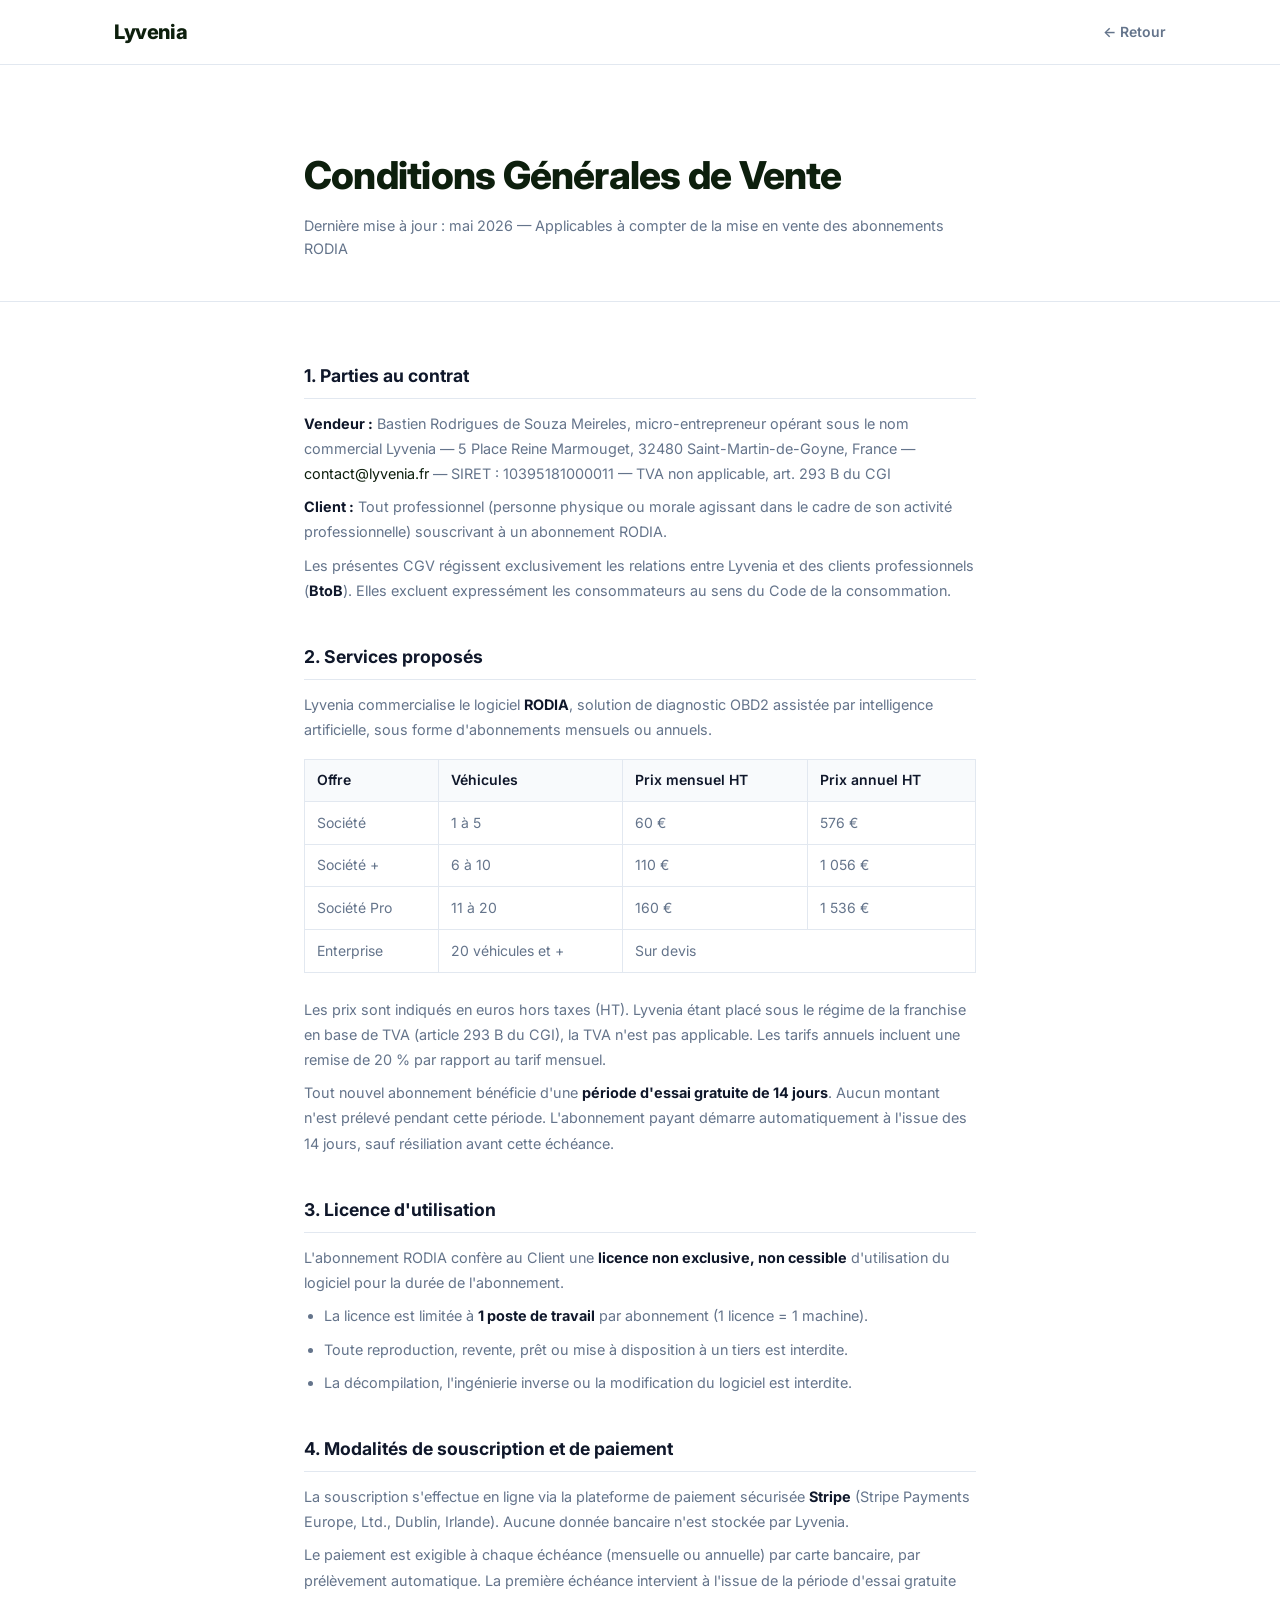
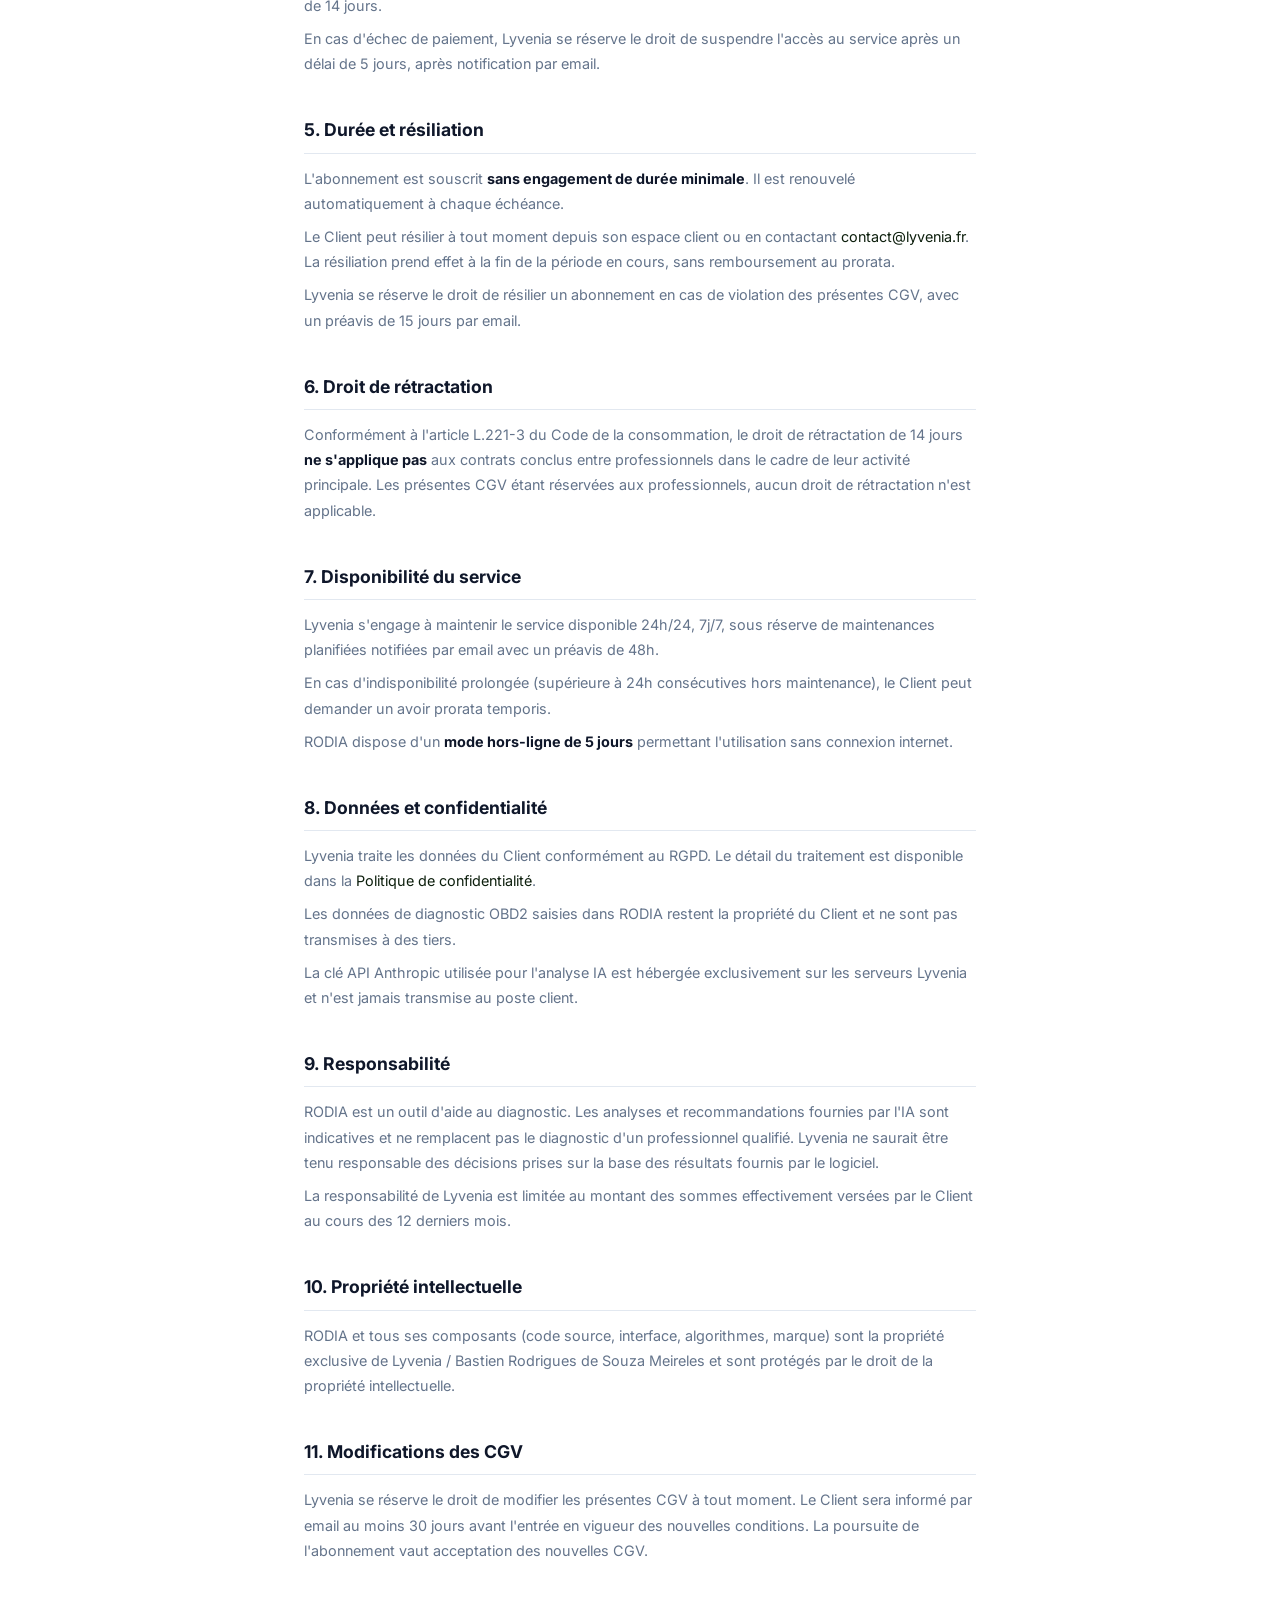
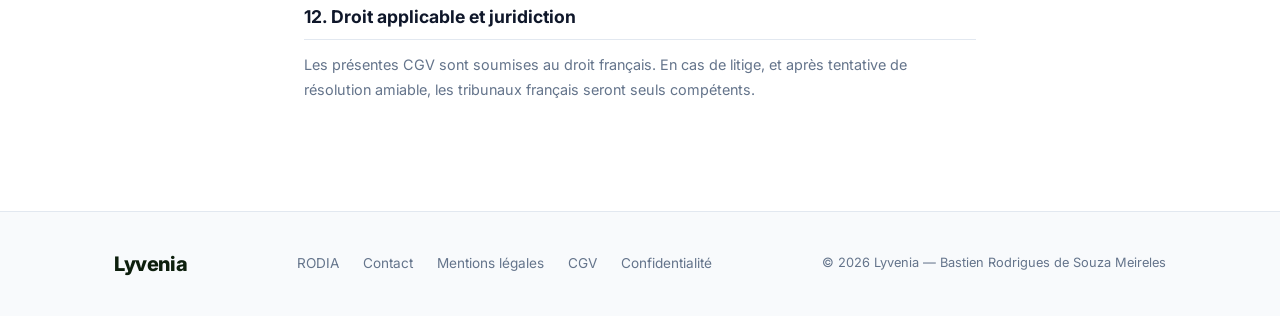
<file: cgv.html>
<!DOCTYPE html>
<html lang="fr">
<head>
  <meta charset="UTF-8">
  <meta name="viewport" content="width=device-width, initial-scale=1.0">
  <meta name="robots" content="noindex, follow">
  <title>Conditions Générales de Vente — Lyvenia</title>
  <link rel="preconnect" href="https://fonts.googleapis.com">
  <link rel="preconnect" href="https://fonts.gstatic.com" crossorigin>
  <link href="https://fonts.googleapis.com/css2?family=Inter:wght@400;500;600;700;800&display=swap" rel="stylesheet">
  <link rel="stylesheet" href="lyvenia.css">
  <style>
    .legal-hero { padding: 80px 0 40px; border-bottom: 1px solid var(--border); }
    .legal-hero h1 { font-size: clamp(1.8rem, 3vw, 2.4rem); font-weight: 800; color: var(--green); letter-spacing: -.02em; margin-bottom: .5rem; }
    .legal-hero p  { color: var(--text-muted); font-size: .9rem; }
    .legal-body    { padding: 60px 0 100px; }
    .legal-body h2 { font-size: 1.1rem; font-weight: 700; color: var(--text); margin: 2.5rem 0 .75rem; padding-bottom: .5rem; border-bottom: 1px solid var(--border); }
    .legal-body h2:first-child { margin-top: 0; }
    .legal-body p, .legal-body li { font-size: .9rem; color: var(--text-muted); line-height: 1.75; margin-bottom: .5rem; }
    .legal-body ul { padding-left: 1.25rem; margin-bottom: .5rem; }
    .legal-body a  { color: var(--green); }
    .legal-body strong { color: var(--text); }
    .placeholder   { background: #fef3c7; color: #92400e; padding: .1rem .4rem; border-radius: 4px; font-size: .8rem; font-weight: 600; }
    .legal-max     { max-width: 720px; }
    .tarif-table   { width: 100%; border-collapse: collapse; margin: 1rem 0 1.5rem; font-size: .875rem; }
    .tarif-table th { text-align: left; padding: .6rem .75rem; background: var(--bg-alt); color: var(--text); font-weight: 600; border: 1px solid var(--border); }
    .tarif-table td { padding: .6rem .75rem; color: var(--text-muted); border: 1px solid var(--border); }
  </style>
</head>
<body>

  <nav class="lh-nav">
    <div class="lh-container lh-nav-inner">
      <a href="/" class="lh-logo">Lyvenia</a>
      <a href="/" class="lh-btn-nav">← Retour</a>
    </div>
  </nav>

  <section class="legal-hero">
    <div class="lh-container legal-max">
      <h1>Conditions Générales de Vente</h1>
      <p>Dernière mise à jour : mai 2026 — Applicables à compter de la mise en vente des abonnements RODIA</p>
    </div>
  </section>

  <div class="legal-body">
    <div class="lh-container legal-max">

      <h2>1. Parties au contrat</h2>
      <p><strong>Vendeur :</strong> Bastien Rodrigues de Souza Meireles, micro-entrepreneur opérant sous le nom commercial Lyvenia — 5 Place Reine Marmouget, 32480 Saint-Martin-de-Goyne, France — <a href="mailto:contact@lyvenia.fr">contact@lyvenia.fr</a> — SIRET : 10395181000011 — TVA non applicable, art. 293 B du CGI</p>
      <p><strong>Client :</strong> Tout professionnel (personne physique ou morale agissant dans le cadre de son activité professionnelle) souscrivant à un abonnement RODIA.</p>
      <p>Les présentes CGV régissent exclusivement les relations entre Lyvenia et des clients professionnels (<strong>BtoB</strong>). Elles excluent expressément les consommateurs au sens du Code de la consommation.</p>

      <h2>2. Services proposés</h2>
      <p>Lyvenia commercialise le logiciel <strong>RODIA</strong>, solution de diagnostic OBD2 assistée par intelligence artificielle, sous forme d'abonnements mensuels ou annuels.</p>
      <table class="tarif-table">
        <thead>
          <tr><th>Offre</th><th>Véhicules</th><th>Prix mensuel HT</th><th>Prix annuel HT</th></tr>
        </thead>
        <tbody>
          <tr><td>Société</td><td>1 à 5</td><td>60 €</td><td>576 €</td></tr>
          <tr><td>Société +</td><td>6 à 10</td><td>110 €</td><td>1 056 €</td></tr>
          <tr><td>Société Pro</td><td>11 à 20</td><td>160 €</td><td>1 536 €</td></tr>
          <tr><td>Enterprise</td><td>20 véhicules et +</td><td colspan="2">Sur devis</td></tr>
        </tbody>
      </table>
      <p>Les prix sont indiqués en euros hors taxes (HT). Lyvenia étant placé sous le régime de la franchise en base de TVA (article 293 B du CGI), la TVA n'est pas applicable. Les tarifs annuels incluent une remise de 20 % par rapport au tarif mensuel.</p>
      <p>Tout nouvel abonnement bénéficie d'une <strong>période d'essai gratuite de 14 jours</strong>. Aucun montant n'est prélevé pendant cette période. L'abonnement payant démarre automatiquement à l'issue des 14 jours, sauf résiliation avant cette échéance.</p>

      <h2>3. Licence d'utilisation</h2>
      <p>L'abonnement RODIA confère au Client une <strong>licence non exclusive, non cessible</strong> d'utilisation du logiciel pour la durée de l'abonnement.</p>
      <ul>
        <li>La licence est limitée à <strong>1 poste de travail</strong> par abonnement (1 licence = 1 machine).</li>
        <li>Toute reproduction, revente, prêt ou mise à disposition à un tiers est interdite.</li>
        <li>La décompilation, l'ingénierie inverse ou la modification du logiciel est interdite.</li>
      </ul>

      <h2>4. Modalités de souscription et de paiement</h2>
      <p>La souscription s'effectue en ligne via la plateforme de paiement sécurisée <strong>Stripe</strong> (Stripe Payments Europe, Ltd., Dublin, Irlande). Aucune donnée bancaire n'est stockée par Lyvenia.</p>
      <p>Le paiement est exigible à chaque échéance (mensuelle ou annuelle) par carte bancaire, par prélèvement automatique. La première échéance intervient à l'issue de la période d'essai gratuite de 14 jours.</p>
      <p>En cas d'échec de paiement, Lyvenia se réserve le droit de suspendre l'accès au service après un délai de 5 jours, après notification par email.</p>

      <h2>5. Durée et résiliation</h2>
      <p>L'abonnement est souscrit <strong>sans engagement de durée minimale</strong>. Il est renouvelé automatiquement à chaque échéance.</p>
      <p>Le Client peut résilier à tout moment depuis son espace client ou en contactant <a href="mailto:contact@lyvenia.fr">contact@lyvenia.fr</a>. La résiliation prend effet à la fin de la période en cours, sans remboursement au prorata.</p>
      <p>Lyvenia se réserve le droit de résilier un abonnement en cas de violation des présentes CGV, avec un préavis de 15 jours par email.</p>

      <h2>6. Droit de rétractation</h2>
      <p>Conformément à l'article L.221-3 du Code de la consommation, le droit de rétractation de 14 jours <strong>ne s'applique pas</strong> aux contrats conclus entre professionnels dans le cadre de leur activité principale. Les présentes CGV étant réservées aux professionnels, aucun droit de rétractation n'est applicable.</p>

      <h2>7. Disponibilité du service</h2>
      <p>Lyvenia s'engage à maintenir le service disponible 24h/24, 7j/7, sous réserve de maintenances planifiées notifiées par email avec un préavis de 48h.</p>
      <p>En cas d'indisponibilité prolongée (supérieure à 24h consécutives hors maintenance), le Client peut demander un avoir prorata temporis.</p>
      <p>RODIA dispose d'un <strong>mode hors-ligne de 5 jours</strong> permettant l'utilisation sans connexion internet.</p>

      <h2>8. Données et confidentialité</h2>
      <p>Lyvenia traite les données du Client conformément au RGPD. Le détail du traitement est disponible dans la <a href="/politique-confidentialite.html">Politique de confidentialité</a>.</p>
      <p>Les données de diagnostic OBD2 saisies dans RODIA restent la propriété du Client et ne sont pas transmises à des tiers.</p>
      <p>La clé API Anthropic utilisée pour l'analyse IA est hébergée exclusivement sur les serveurs Lyvenia et n'est jamais transmise au poste client.</p>

      <h2>9. Responsabilité</h2>
      <p>RODIA est un outil d'aide au diagnostic. Les analyses et recommandations fournies par l'IA sont indicatives et ne remplacent pas le diagnostic d'un professionnel qualifié. Lyvenia ne saurait être tenu responsable des décisions prises sur la base des résultats fournis par le logiciel.</p>
      <p>La responsabilité de Lyvenia est limitée au montant des sommes effectivement versées par le Client au cours des 12 derniers mois.</p>

      <h2>10. Propriété intellectuelle</h2>
      <p>RODIA et tous ses composants (code source, interface, algorithmes, marque) sont la propriété exclusive de Lyvenia / Bastien Rodrigues de Souza Meireles et sont protégés par le droit de la propriété intellectuelle.</p>

      <h2>11. Modifications des CGV</h2>
      <p>Lyvenia se réserve le droit de modifier les présentes CGV à tout moment. Le Client sera informé par email au moins 30 jours avant l'entrée en vigueur des nouvelles conditions. La poursuite de l'abonnement vaut acceptation des nouvelles CGV.</p>

      <h2>12. Droit applicable et juridiction</h2>
      <p>Les présentes CGV sont soumises au droit français. En cas de litige, et après tentative de résolution amiable, les tribunaux français seront seuls compétents.</p>

    </div>
  </div>

  <footer class="lh-footer">
    <div class="lh-container lh-footer-inner">
      <span class="lh-logo">Lyvenia</span>
      <div class="lh-footer-links">
        <a href="/rodia.html">RODIA</a>
        <a href="mailto:contact@lyvenia.fr">Contact</a>
        <a href="/mentions-legales.html">Mentions légales</a>
        <a href="/cgv.html">CGV</a>
        <a href="/politique-confidentialite.html">Confidentialité</a>
      </div>
      <span class="lh-footer-copy">© 2026 Lyvenia — Bastien Rodrigues de Souza Meireles</span>
    </div>
  </footer>

</body>
</html>
</file>
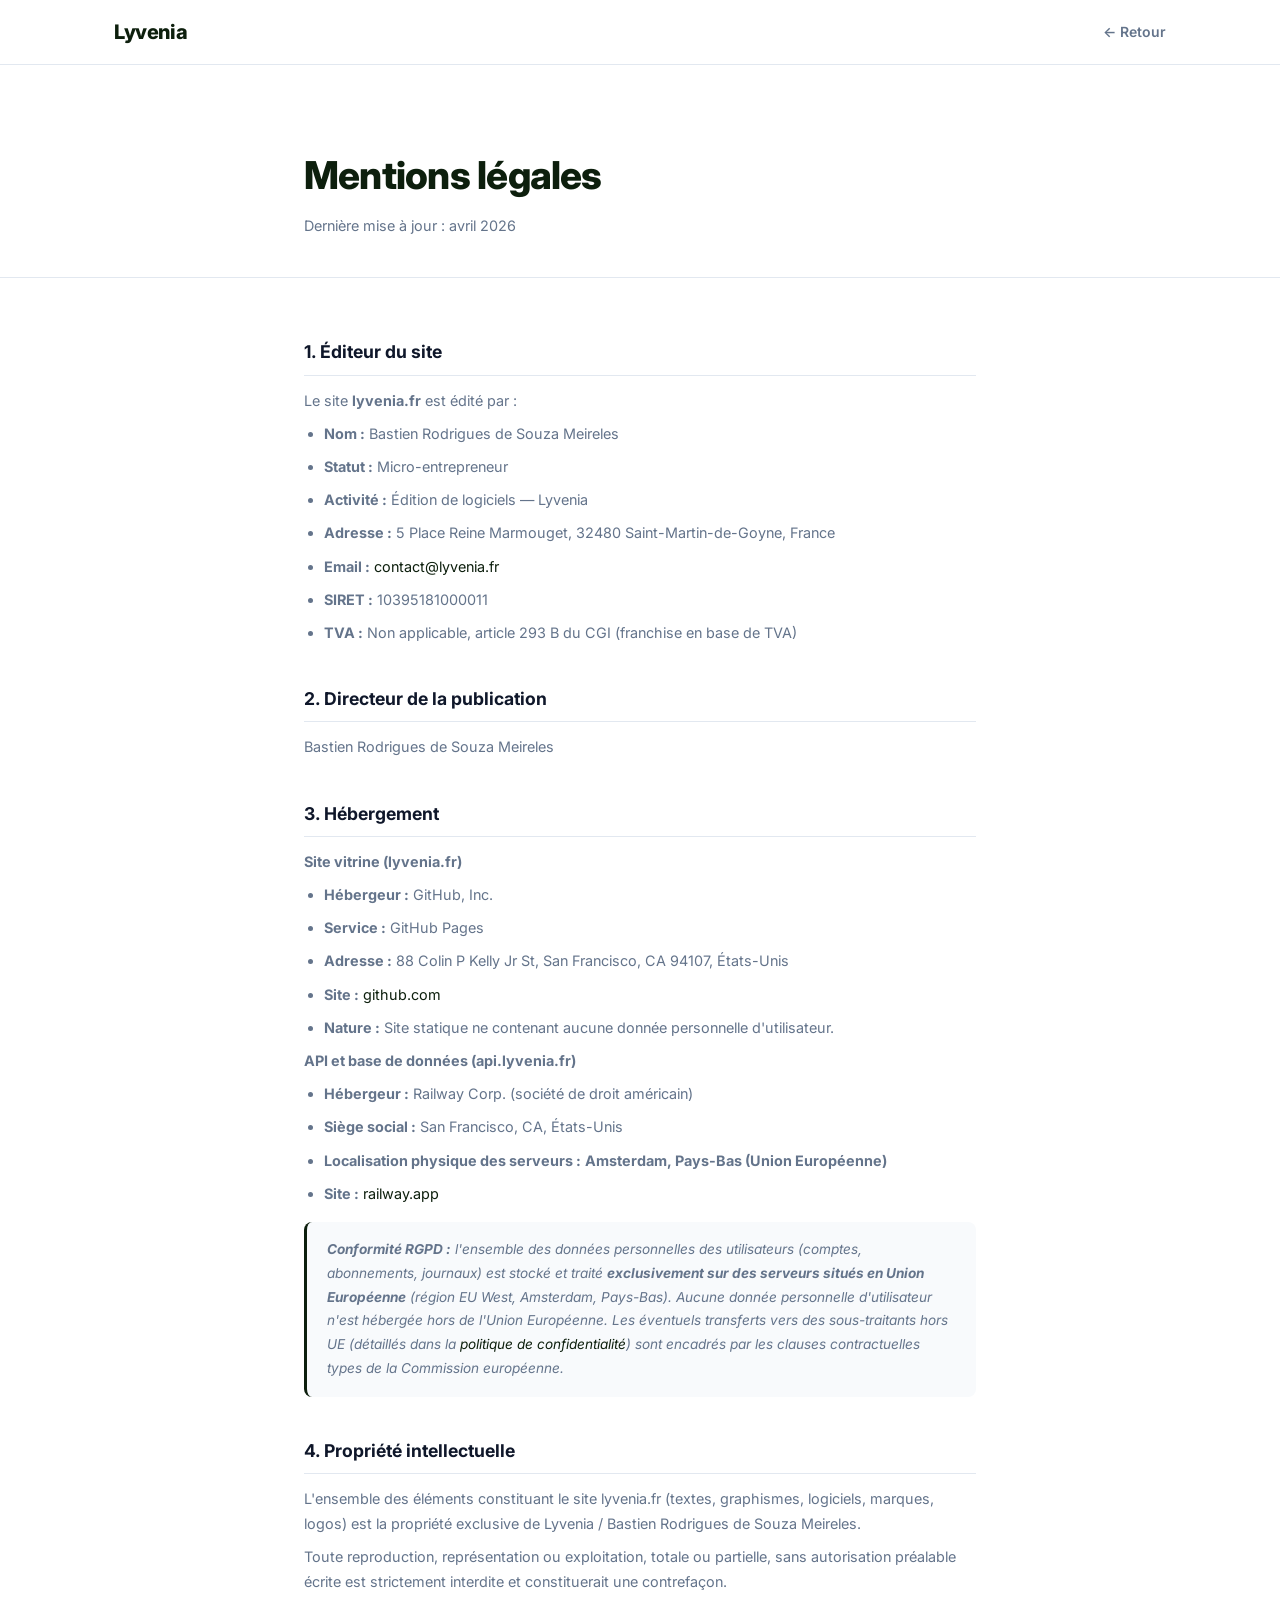
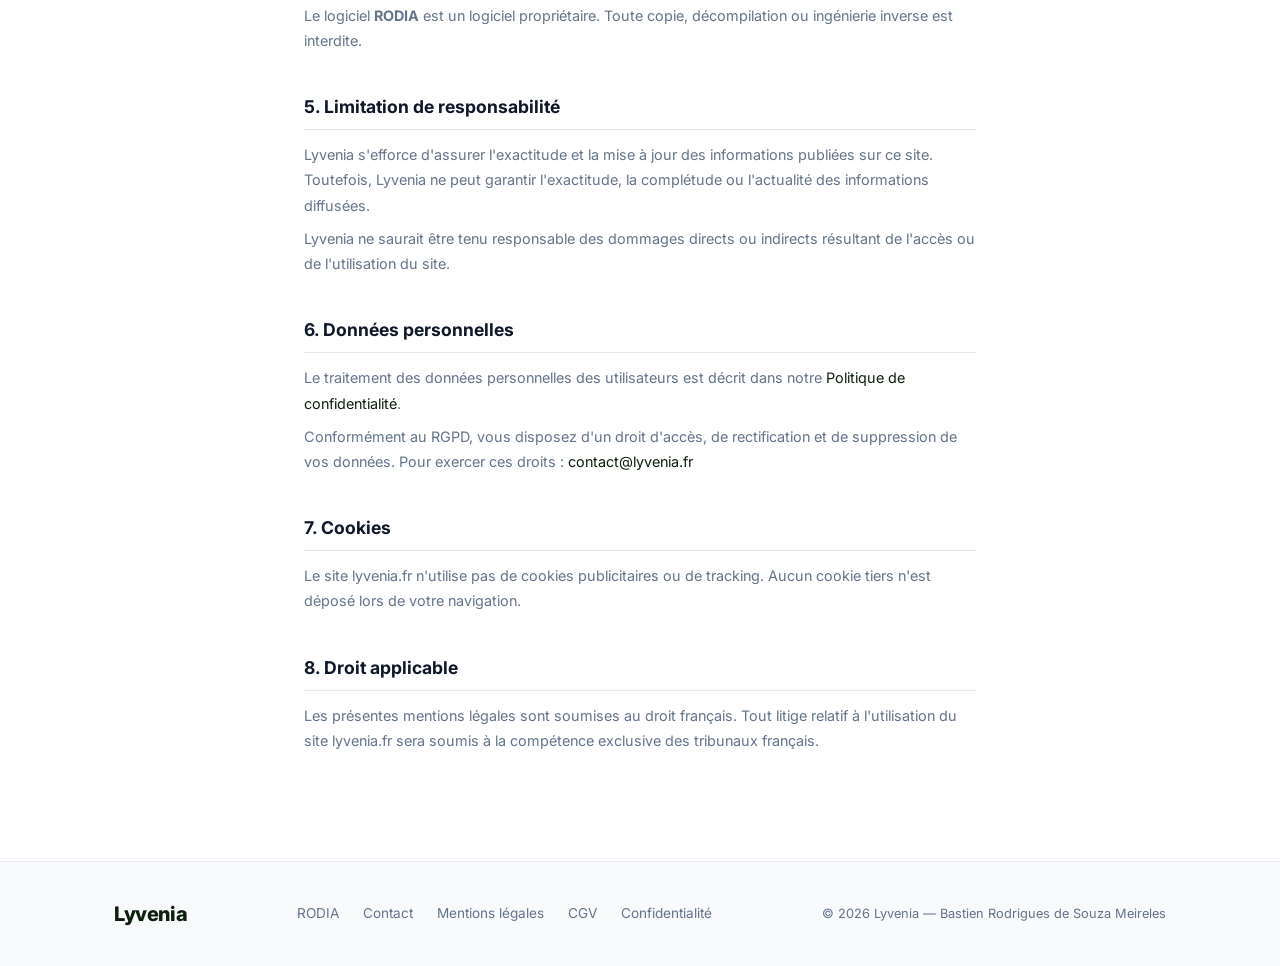
<file: mentions-legales.html>
<!DOCTYPE html>
<html lang="fr">
<head>
  <meta charset="UTF-8">
  <meta name="viewport" content="width=device-width, initial-scale=1.0">
  <meta name="robots" content="noindex, follow">
  <title>Mentions légales — Lyvenia</title>
  <link rel="preconnect" href="https://fonts.googleapis.com">
  <link rel="preconnect" href="https://fonts.gstatic.com" crossorigin>
  <link href="https://fonts.googleapis.com/css2?family=Inter:wght@400;500;600;700;800&display=swap" rel="stylesheet">
  <link rel="stylesheet" href="lyvenia.css">
  <style>
    .legal-hero { padding: 80px 0 40px; border-bottom: 1px solid var(--border); }
    .legal-hero h1 { font-size: clamp(1.8rem, 3vw, 2.4rem); font-weight: 800; color: var(--green); letter-spacing: -.02em; margin-bottom: .5rem; }
    .legal-hero p  { color: var(--text-muted); font-size: .9rem; }
    .legal-body    { padding: 60px 0 100px; }
    .legal-body h2 { font-size: 1.1rem; font-weight: 700; color: var(--text); margin: 2.5rem 0 .75rem; padding-bottom: .5rem; border-bottom: 1px solid var(--border); }
    .legal-body h2:first-child { margin-top: 0; }
    .legal-body p, .legal-body li { font-size: .9rem; color: var(--text-muted); line-height: 1.75; margin-bottom: .5rem; }
    .legal-body ul { padding-left: 1.25rem; margin-bottom: .5rem; }
    .legal-body a  { color: var(--green); }
    .placeholder   { background: #fef3c7; color: #92400e; padding: .1rem .4rem; border-radius: 4px; font-size: .8rem; font-weight: 600; }
    .legal-max     { max-width: 720px; }
  </style>
</head>
<body>

  <nav class="lh-nav">
    <div class="lh-container lh-nav-inner">
      <a href="/" class="lh-logo">Lyvenia</a>
      <a href="/" class="lh-btn-nav">← Retour</a>
    </div>
  </nav>

  <section class="legal-hero">
    <div class="lh-container legal-max">
      <h1>Mentions légales</h1>
      <p>Dernière mise à jour : avril 2026</p>
    </div>
  </section>

  <div class="legal-body">
    <div class="lh-container legal-max">

      <h2>1. Éditeur du site</h2>
      <p>Le site <strong>lyvenia.fr</strong> est édité par :</p>
      <ul>
        <li><strong>Nom :</strong> Bastien Rodrigues de Souza Meireles</li>
        <li><strong>Statut :</strong> Micro-entrepreneur</li>
        <li><strong>Activité :</strong> Édition de logiciels — Lyvenia</li>
        <li><strong>Adresse :</strong> 5 Place Reine Marmouget, 32480 Saint-Martin-de-Goyne, France</li>
        <li><strong>Email :</strong> <a href="mailto:contact@lyvenia.fr">contact@lyvenia.fr</a></li>
        <li><strong>SIRET :</strong> 10395181000011</li>
        <li><strong>TVA :</strong> Non applicable, article 293 B du CGI (franchise en base de TVA)</li>
      </ul>

      <h2>2. Directeur de la publication</h2>
      <p>Bastien Rodrigues de Souza Meireles</p>

      <h2>3. Hébergement</h2>
      <p><strong>Site vitrine (lyvenia.fr)</strong></p>
      <ul>
        <li><strong>Hébergeur :</strong> GitHub, Inc.</li>
        <li><strong>Service :</strong> GitHub Pages</li>
        <li><strong>Adresse :</strong> 88 Colin P Kelly Jr St, San Francisco, CA 94107, États-Unis</li>
        <li><strong>Site :</strong> <a href="https://github.com" target="_blank">github.com</a></li>
        <li><strong>Nature :</strong> Site statique ne contenant aucune donnée personnelle d'utilisateur.</li>
      </ul>
      <p><strong>API et base de données (api.lyvenia.fr)</strong></p>
      <ul>
        <li><strong>Hébergeur :</strong> Railway Corp. (société de droit américain)</li>
        <li><strong>Siège social :</strong> San Francisco, CA, États-Unis</li>
        <li><strong>Localisation physique des serveurs :</strong> <strong>Amsterdam, Pays-Bas (Union Européenne)</strong></li>
        <li><strong>Site :</strong> <a href="https://railway.app" target="_blank">railway.app</a></li>
      </ul>
      <p style="font-size:.85rem;color:var(--text-muted);font-style:italic;background:var(--bg-alt);padding:1rem 1.25rem;border-radius:8px;border-left:3px solid var(--green);margin-top:1rem">
        <strong>Conformité RGPD :</strong> l'ensemble des données personnelles des utilisateurs
        (comptes, abonnements, journaux) est stocké et traité <strong>exclusivement sur des serveurs
        situés en Union Européenne</strong> (région EU West, Amsterdam, Pays-Bas). Aucune donnée
        personnelle d'utilisateur n'est hébergée hors de l'Union Européenne. Les éventuels transferts
        vers des sous-traitants hors UE (détaillés dans la
        <a href="/politique-confidentialite.html">politique de confidentialité</a>) sont encadrés par
        les clauses contractuelles types de la Commission européenne.
      </p>

      <h2>4. Propriété intellectuelle</h2>
      <p>L'ensemble des éléments constituant le site lyvenia.fr (textes, graphismes, logiciels, marques, logos) est la propriété exclusive de Lyvenia / Bastien Rodrigues de Souza Meireles.</p>
      <p>Toute reproduction, représentation ou exploitation, totale ou partielle, sans autorisation préalable écrite est strictement interdite et constituerait une contrefaçon.</p>
      <p>Le logiciel <strong>RODIA</strong> est un logiciel propriétaire. Toute copie, décompilation ou ingénierie inverse est interdite.</p>

      <h2>5. Limitation de responsabilité</h2>
      <p>Lyvenia s'efforce d'assurer l'exactitude et la mise à jour des informations publiées sur ce site. Toutefois, Lyvenia ne peut garantir l'exactitude, la complétude ou l'actualité des informations diffusées.</p>
      <p>Lyvenia ne saurait être tenu responsable des dommages directs ou indirects résultant de l'accès ou de l'utilisation du site.</p>

      <h2>6. Données personnelles</h2>
      <p>Le traitement des données personnelles des utilisateurs est décrit dans notre <a href="/politique-confidentialite.html">Politique de confidentialité</a>.</p>
      <p>Conformément au RGPD, vous disposez d'un droit d'accès, de rectification et de suppression de vos données. Pour exercer ces droits : <a href="mailto:contact@lyvenia.fr">contact@lyvenia.fr</a></p>

      <h2>7. Cookies</h2>
      <p>Le site lyvenia.fr n'utilise pas de cookies publicitaires ou de tracking. Aucun cookie tiers n'est déposé lors de votre navigation.</p>

      <h2>8. Droit applicable</h2>
      <p>Les présentes mentions légales sont soumises au droit français. Tout litige relatif à l'utilisation du site lyvenia.fr sera soumis à la compétence exclusive des tribunaux français.</p>

    </div>
  </div>

  <footer class="lh-footer">
    <div class="lh-container lh-footer-inner">
      <span class="lh-logo">Lyvenia</span>
      <div class="lh-footer-links">
        <a href="/rodia.html">RODIA</a>
        <a href="mailto:contact@lyvenia.fr">Contact</a>
        <a href="/mentions-legales.html">Mentions légales</a>
        <a href="/cgv.html">CGV</a>
        <a href="/politique-confidentialite.html">Confidentialité</a>
      </div>
      <span class="lh-footer-copy">© 2026 Lyvenia — Bastien Rodrigues de Souza Meireles</span>
    </div>
  </footer>

</body>
</html>
</file>
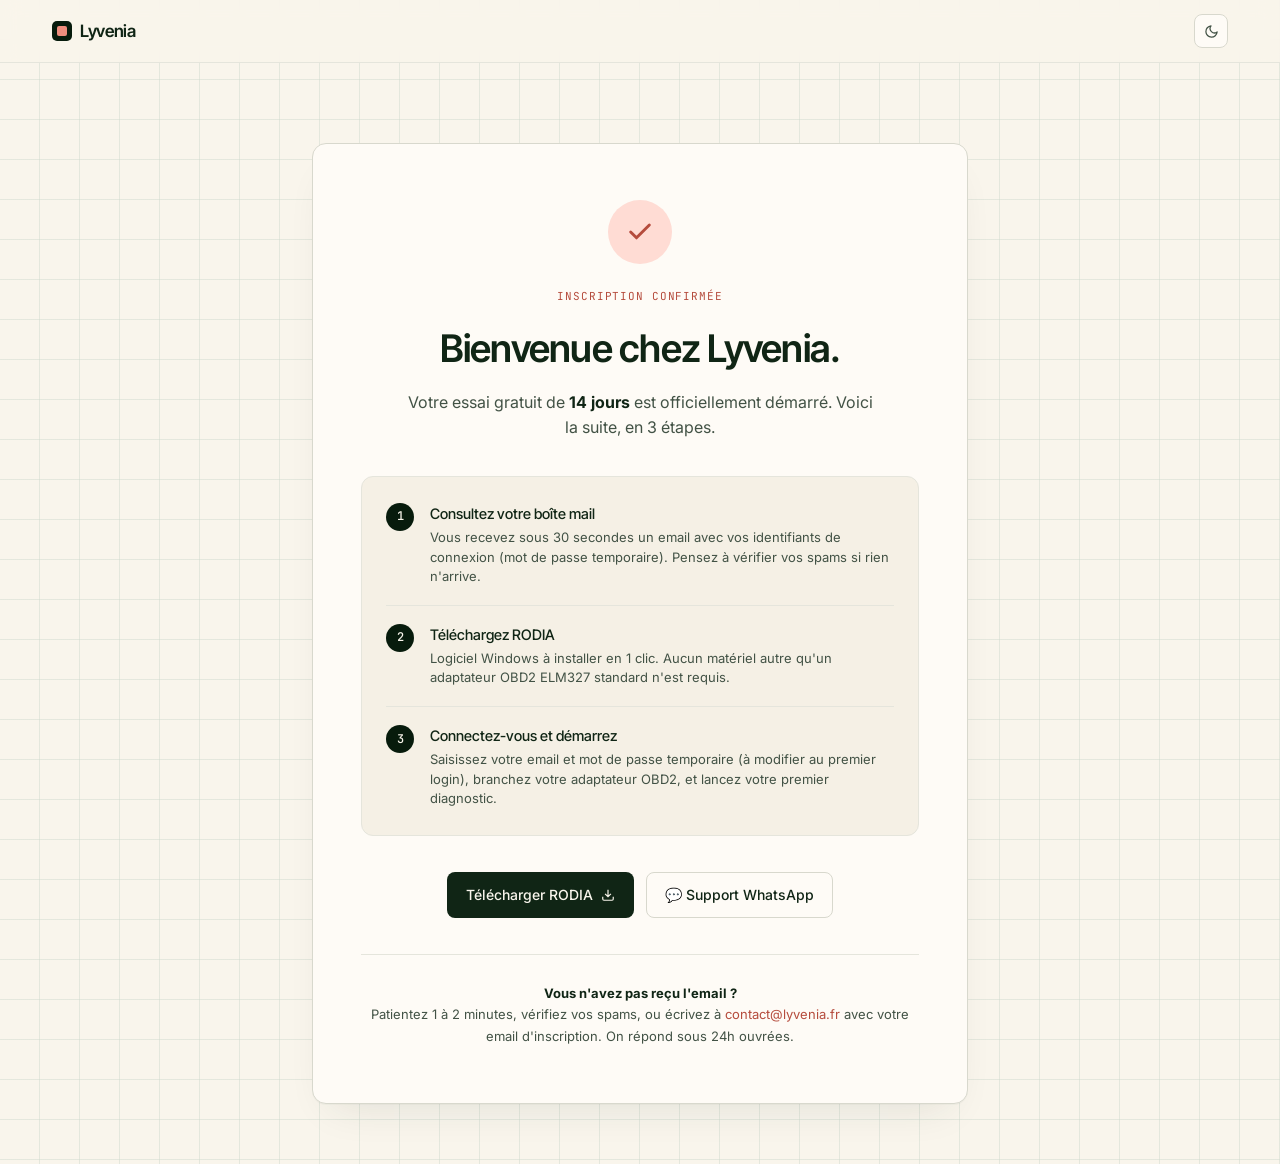
<file: merci.html>
<!DOCTYPE html>
<html lang="fr">
<head>
<meta charset="UTF-8">
<title>Bienvenue chez Lyvenia — Votre essai RODIA a démarré</title>
<meta name="viewport" content="width=device-width, initial-scale=1">
<meta name="robots" content="noindex">
<meta name="description" content="Votre essai gratuit RODIA est démarré. Vérifiez votre boîte mail pour vos identifiants.">

<link rel="preconnect" href="https://fonts.googleapis.com">
<link rel="preconnect" href="https://fonts.gstatic.com" crossorigin>
<link href="https://fonts.googleapis.com/css2?family=Inter+Tight:wght@400;500;600;700&family=Inter:wght@400;500;600&family=JetBrains+Mono:wght@400;500&display=swap" rel="stylesheet">

<style>
  :root, [data-theme="light"] {
    --bg: oklch(0.97 0.012 85);
    --bg-soft: oklch(0.955 0.015 85);
    --surface: oklch(0.99 0.008 85);
    --ink: oklch(0.24 0.04 150);
    --ink-2: oklch(0.42 0.03 150);
    --ink-3: oklch(0.58 0.02 150);
    --line: oklch(0.88 0.015 110);
    --line-soft: oklch(0.92 0.012 110);
    --accent: oklch(0.74 0.12 30);
    --accent-ink: oklch(0.55 0.14 30);
    --accent-soft: oklch(0.93 0.05 30);
    --featured-bg: oklch(0.2 0.04 150);
    --btn-primary-bg: var(--ink);
    --btn-primary-ink: oklch(0.97 0.012 85);
    --btn-primary-hover: oklch(0.32 0.05 150);
    --grid-tint: oklch(0.88 0.02 140 / 0.5);
  }
  [data-theme="dark"] {
    --bg: oklch(0.18 0.035 150);
    --bg-soft: oklch(0.22 0.035 150);
    --surface: oklch(0.24 0.035 150);
    --ink: oklch(0.96 0.018 85);
    --ink-2: oklch(0.78 0.02 110);
    --ink-3: oklch(0.58 0.025 140);
    --line: oklch(0.32 0.03 150);
    --line-soft: oklch(0.28 0.03 150);
    --accent: oklch(0.78 0.11 30);
    --accent-ink: oklch(0.82 0.12 30);
    --accent-soft: oklch(0.34 0.08 30);
    --featured-bg: oklch(0.28 0.04 150);
    --btn-primary-bg: var(--accent);
    --btn-primary-ink: oklch(0.2 0.04 30);
    --btn-primary-hover: oklch(0.82 0.12 30);
    --grid-tint: oklch(0.3 0.035 150 / 0.4);
  }

  html { transition: background .3s ease; }
  body { transition: background .3s ease, color .3s ease; }

  * { box-sizing: border-box; }
  html, body { margin: 0; padding: 0; }
  body {
    background: var(--bg);
    color: var(--ink);
    font-family: 'Inter', system-ui, sans-serif;
    font-size: 15px;
    line-height: 1.55;
    -webkit-font-smoothing: antialiased;
    background-image:
      linear-gradient(var(--grid-tint) 1px, transparent 1px),
      linear-gradient(90deg, var(--grid-tint) 1px, transparent 1px);
    background-size: 40px 40px;
    background-position: -1px -1px;
  }

  h1, h2, h3 { font-family: 'Inter Tight', sans-serif; font-weight: 600; letter-spacing: -0.02em; margin: 0; color: var(--ink); }
  a { color: inherit; text-decoration: none; }
  .wrap { max-width: 720px; margin: 0 auto; padding: 0 32px; }

  .btn { display: inline-flex; align-items: center; gap: 8px; padding: 11px 18px; border-radius: 8px; font-size: 14px; font-weight: 500; border: 1px solid transparent; cursor: pointer; transition: all .15s ease; font-family: inherit; }
  .btn-outline { border-color: var(--line); background: var(--surface); color: var(--ink); }
  .btn-outline:hover { border-color: var(--ink); }
  .btn-primary { background: var(--btn-primary-bg); color: var(--btn-primary-ink); }
  .btn-primary:hover { background: var(--btn-primary-hover); }
  .btn svg { width: 14px; height: 14px; }

  /* ── Nav minimale ── */
  nav.top {
    position: sticky; top: 0; z-index: 50;
    background: color-mix(in oklch, var(--bg) 85%, transparent);
    backdrop-filter: blur(10px);
    border-bottom: 1px solid var(--line-soft);
  }
  nav.top .wrap { display: flex; align-items: center; justify-content: space-between; height: 62px; max-width: 1240px; }
  .brand { font-family: 'Inter Tight'; font-weight: 600; font-size: 17px; letter-spacing: -0.02em; display: flex; align-items: center; gap: 8px; }
  .brand .mark { width: 20px; height: 20px; border-radius: 5px; background: var(--featured-bg); position: relative; }
  .brand .mark::after { content: ""; position: absolute; inset: 5px; border-radius: 2px; background: var(--accent); }
  .nav-back { font-size: 13.5px; color: var(--ink-2); }
  .nav-back:hover { color: var(--ink); }

  /* ── Bloc principal ── */
  main { padding: 80px 0 60px; }
  .merci-card {
    background: var(--surface); border: 1px solid var(--line);
    border-radius: 14px; padding: 56px 48px; text-align: center;
    box-shadow: 0 1px 0 rgba(40,60,45,.03), 0 20px 40px -20px rgba(30,50,40,.12);
  }
  .icon-check {
    width: 64px; height: 64px; border-radius: 50%;
    background: var(--accent-soft); color: var(--accent-ink);
    display: grid; place-items: center; margin: 0 auto 24px;
  }
  .icon-check svg { width: 28px; height: 28px; }

  .eyebrow {
    font-family: 'JetBrains Mono', monospace; font-size: 11px;
    text-transform: uppercase; letter-spacing: 0.08em;
    color: var(--accent-ink); margin-bottom: 14px;
  }
  h1 { font-size: clamp(28px, 3.5vw, 38px); margin-bottom: 12px; }
  .lead { color: var(--ink-2); font-size: 16px; margin: 0 auto 36px; max-width: 480px; line-height: 1.55; }
  .lead strong { color: var(--ink); }

  /* ── Étapes ── */
  .steps {
    text-align: left; background: var(--bg-soft); border: 1px solid var(--line-soft);
    border-radius: 12px; padding: 8px 24px; margin-bottom: 36px;
  }
  .step {
    display: flex; align-items: flex-start; gap: 16px; padding: 18px 0;
  }
  .step + .step { border-top: 1px solid var(--line-soft); }
  .step-num {
    flex-shrink: 0; width: 28px; height: 28px; border-radius: 50%;
    background: var(--featured-bg); color: oklch(0.97 0.012 85);
    font-family: 'JetBrains Mono', monospace; font-weight: 500; font-size: 12px;
    display: grid; place-items: center;
  }
  [data-theme="dark"] .step-num { background: var(--accent); color: var(--featured-bg); }
  .step-body { flex: 1; }
  .step-body strong { display: block; font-size: 14.5px; color: var(--ink); font-weight: 500; margin-bottom: 3px; font-family: 'Inter Tight'; }
  .step-body small { display: block; font-size: 13px; color: var(--ink-2); line-height: 1.5; }

  /* ── CTA + FAQ ── */
  .ctas { display: flex; gap: 12px; justify-content: center; flex-wrap: wrap; }

  .faq {
    margin-top: 36px; padding-top: 28px; border-top: 1px solid var(--line-soft);
    font-size: 13px; color: var(--ink-2); line-height: 1.65;
  }
  .faq strong { color: var(--ink); }
  .faq a { color: var(--accent-ink); }

  @media (max-width: 600px) {
    .merci-card { padding: 36px 24px; }
    main { padding: 48px 0 40px; }
  }

  /* Theme toggle */
  .theme-toggle { width: 34px; height: 34px; border-radius: 8px; border: 1px solid var(--line); background: var(--surface); display: grid; place-items: center; cursor: pointer; color: var(--ink-2); transition: all .15s; }
  .theme-toggle:hover { color: var(--ink); border-color: var(--ink-3); }
  .theme-toggle svg { width: 15px; height: 15px; }
  .theme-toggle .sun { display: none; }
  [data-theme="dark"] .theme-toggle .sun { display: block; }
  [data-theme="dark"] .theme-toggle .moon { display: none; }
</style>
</head>
<body>

<!-- ══════════ NAV ══════════ -->
<nav class="top">
  <div class="wrap">
    <a href="/" class="brand"><span class="mark"></span>Lyvenia</a>
    <button class="theme-toggle" id="themeToggle" aria-label="Thème">
      <svg class="moon" viewBox="0 0 24 24" fill="none" stroke="currentColor" stroke-width="2" stroke-linecap="round" stroke-linejoin="round"><path d="M21 12.79A9 9 0 1 1 11.21 3 7 7 0 0 0 21 12.79z"/></svg>
      <svg class="sun" viewBox="0 0 24 24" fill="none" stroke="currentColor" stroke-width="2" stroke-linecap="round" stroke-linejoin="round"><circle cx="12" cy="12" r="4"/><path d="M12 2v2M12 20v2M4.93 4.93l1.41 1.41M17.66 17.66l1.41 1.41M2 12h2M20 12h2M4.93 19.07l1.41-1.41M17.66 6.34l1.41-1.41"/></svg>
    </button>
  </div>
</nav>

<main>
  <div class="wrap">
    <div class="merci-card">
      <div class="icon-check">
        <svg viewBox="0 0 24 24" fill="none" stroke="currentColor" stroke-width="2.5" stroke-linecap="round" stroke-linejoin="round"><path d="M20 6 9 17l-5-5"/></svg>
      </div>

      <div class="eyebrow">Inscription confirmée</div>
      <h1>Bienvenue chez Lyvenia.</h1>
      <p class="lead">Votre essai gratuit de <strong>14 jours</strong> est officiellement démarré. Voici la suite, en 3 étapes.</p>

      <div class="steps">
        <div class="step">
          <div class="step-num">1</div>
          <div class="step-body">
            <strong>Consultez votre boîte mail</strong>
            <small>Vous recevez sous 30 secondes un email avec vos identifiants de connexion (mot de passe temporaire). Pensez à vérifier vos spams si rien n'arrive.</small>
          </div>
        </div>
        <div class="step">
          <div class="step-num">2</div>
          <div class="step-body">
            <strong>Téléchargez RODIA</strong>
            <small>Logiciel Windows à installer en 1 clic. Aucun matériel autre qu'un adaptateur OBD2 ELM327 standard n'est requis.</small>
          </div>
        </div>
        <div class="step">
          <div class="step-num">3</div>
          <div class="step-body">
            <strong>Connectez-vous et démarrez</strong>
            <small>Saisissez votre email et mot de passe temporaire (à modifier au premier login), branchez votre adaptateur OBD2, et lancez votre premier diagnostic.</small>
          </div>
        </div>
      </div>

      <div class="ctas">
        <a href="/telecharger.html" class="btn btn-primary">
          Télécharger RODIA
          <svg viewBox="0 0 24 24" fill="none" stroke="currentColor" stroke-width="2"><path d="M21 15v4a2 2 0 0 1-2 2H5a2 2 0 0 1-2-2v-4M7 10l5 5 5-5M12 15V3"/></svg>
        </a>
        <a href="https://wa.me/33695377389" target="_blank" rel="noopener" class="btn btn-outline">
          💬 Support WhatsApp
        </a>
      </div>

      <div class="faq">
        <strong>Vous n'avez pas reçu l'email ?</strong><br>
        Patientez 1 à 2 minutes, vérifiez vos spams, ou écrivez à
        <a href="mailto:contact@lyvenia.fr">contact@lyvenia.fr</a> avec votre email d'inscription. On répond sous 24h ouvrées.
      </div>
    </div>
  </div>
</main>

<script>
  (function(){
    const root = document.documentElement;
    const saved = localStorage.getItem('lyvenia-theme');
    const prefersDark = window.matchMedia('(prefers-color-scheme: dark)').matches;
    root.setAttribute('data-theme', saved || (prefersDark ? 'dark' : 'light'));
    document.getElementById('themeToggle').addEventListener('click', () => {
      const next = root.getAttribute('data-theme') === 'dark' ? 'light' : 'dark';
      root.setAttribute('data-theme', next);
      localStorage.setItem('lyvenia-theme', next);
    });
  })();
</script>

</body>
</html>
</file>
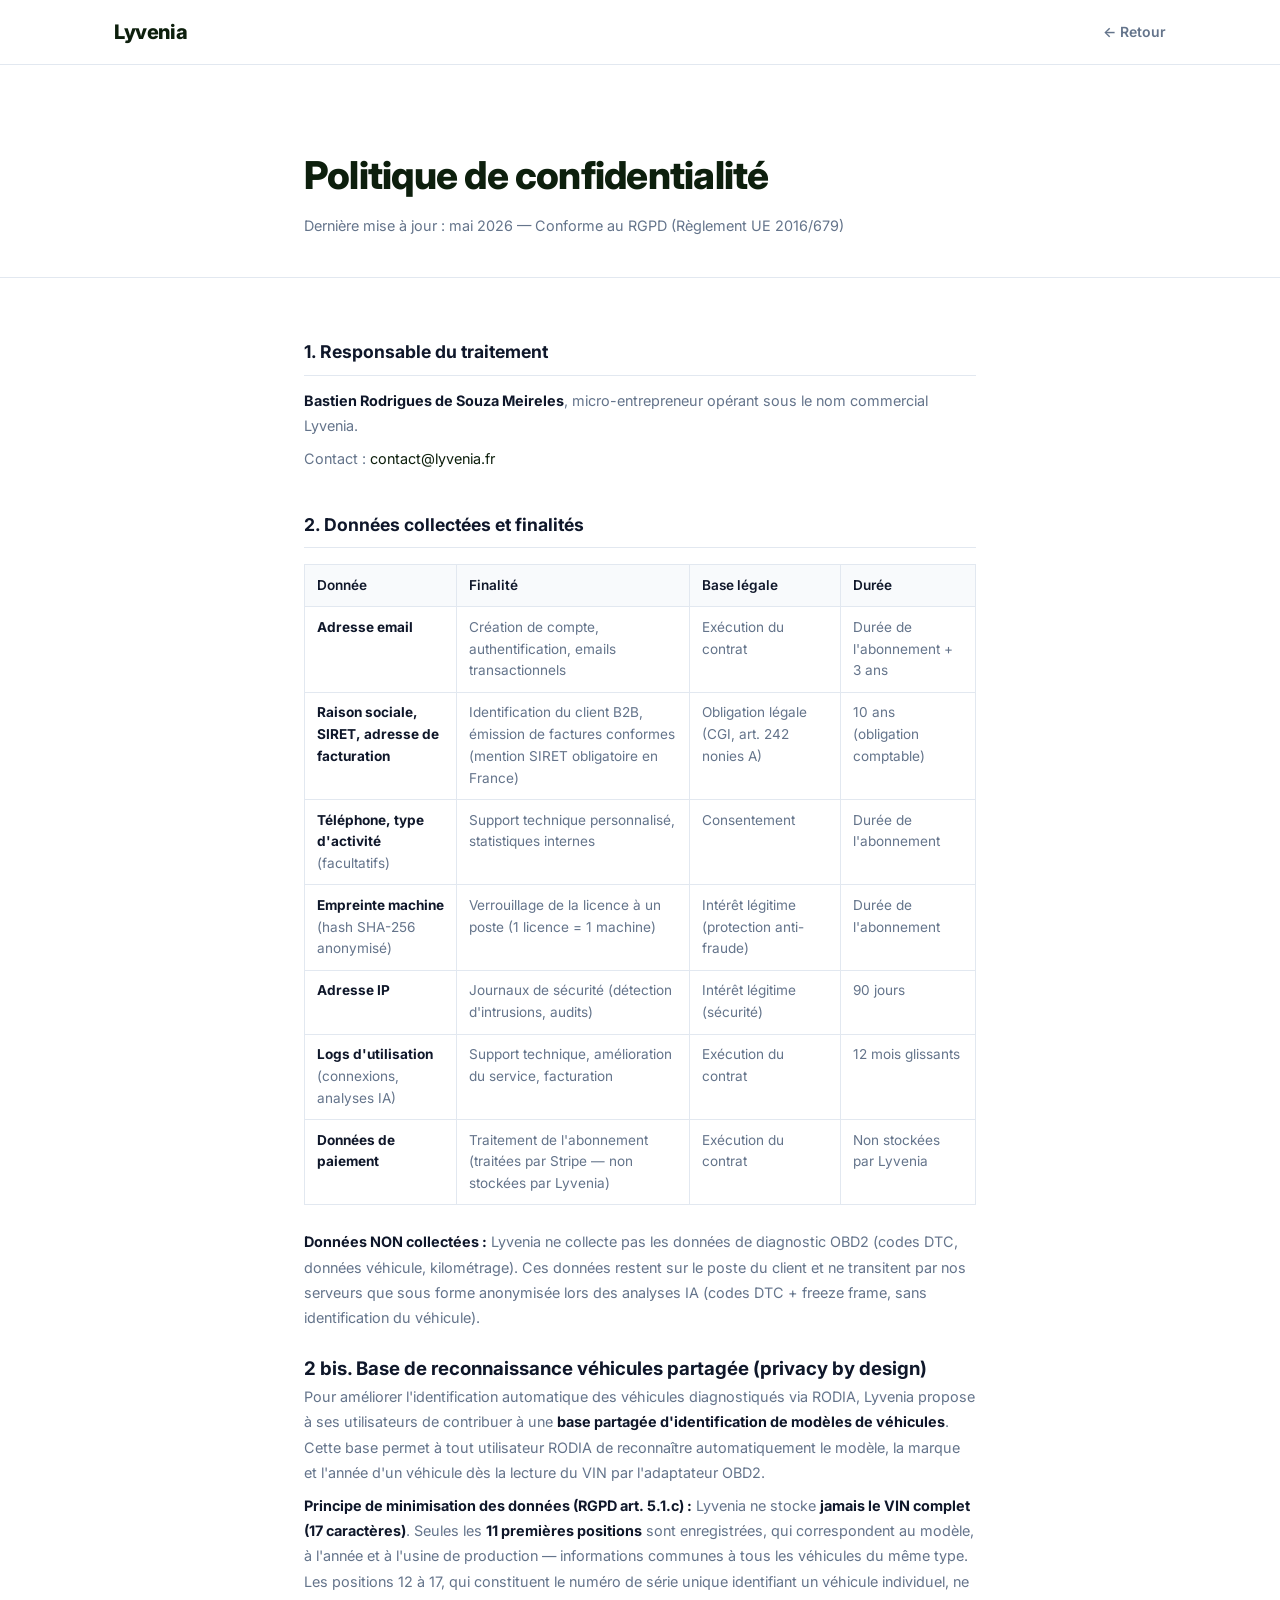
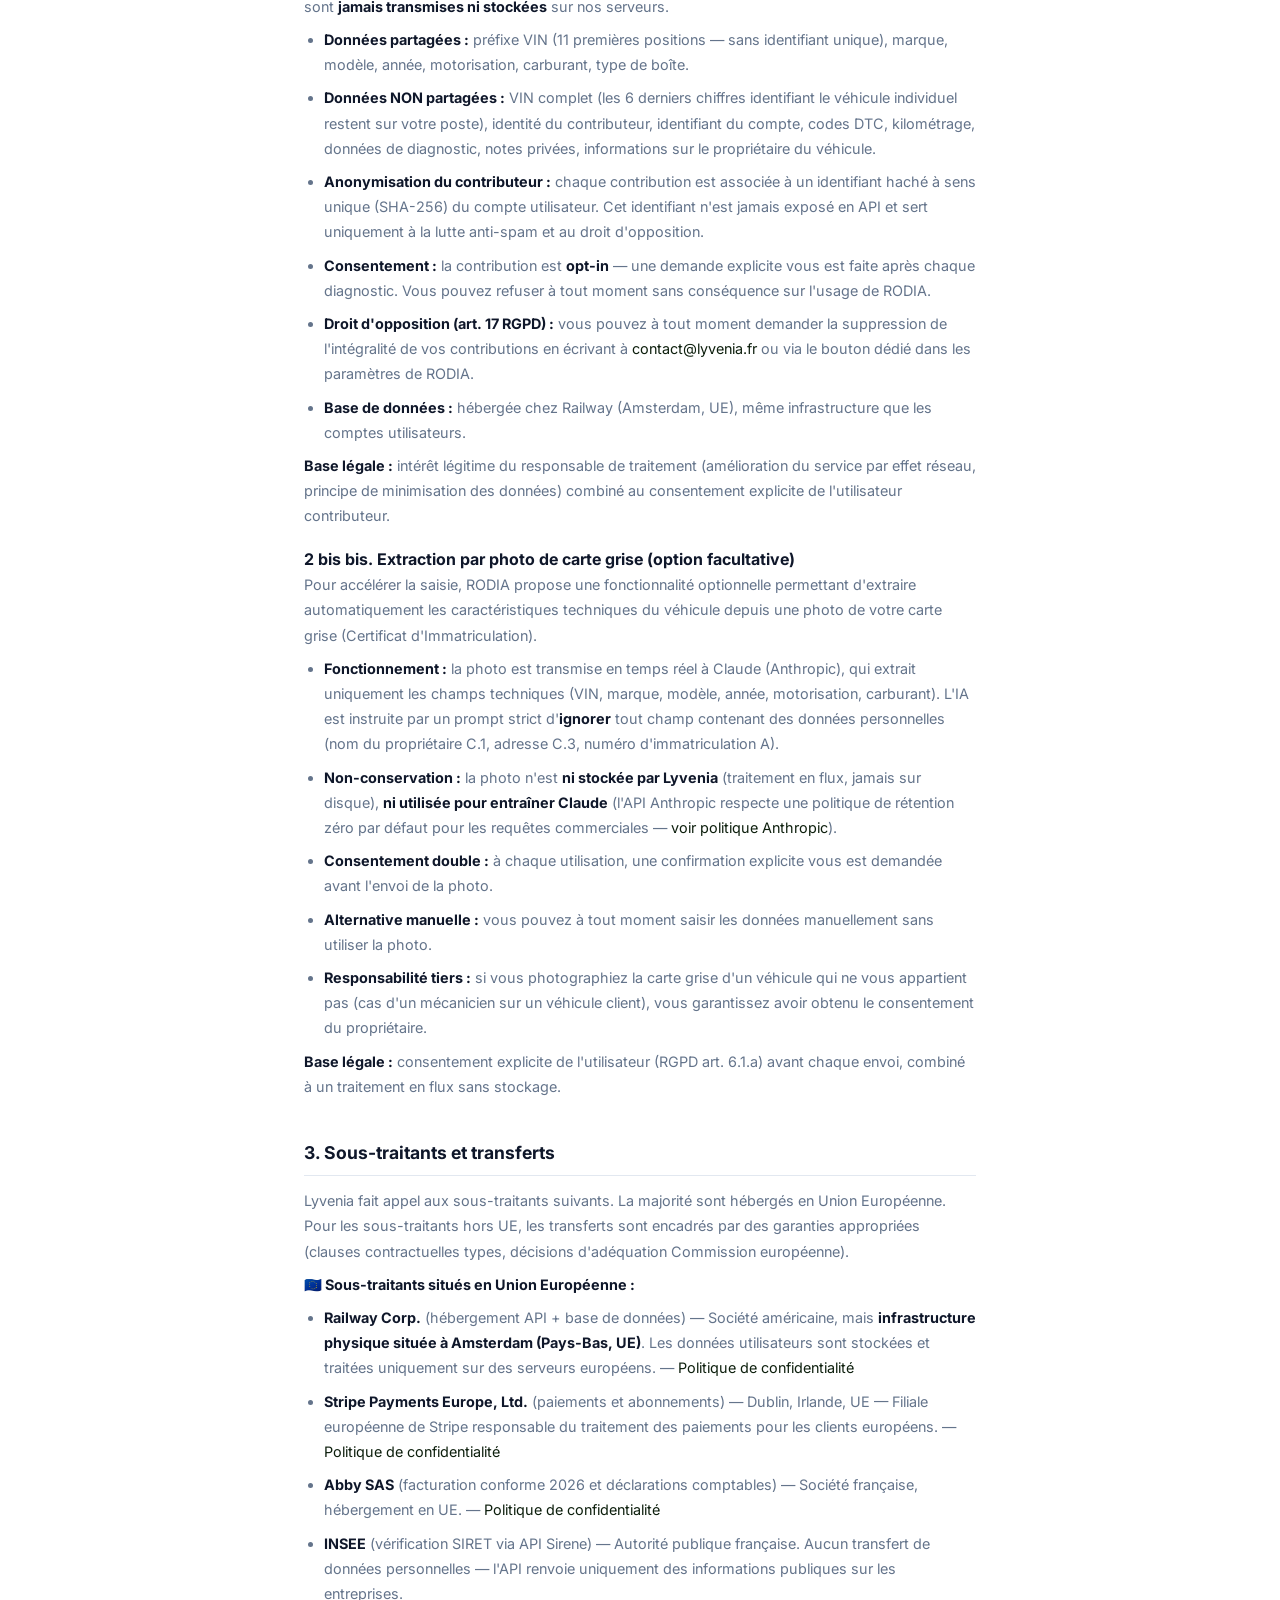
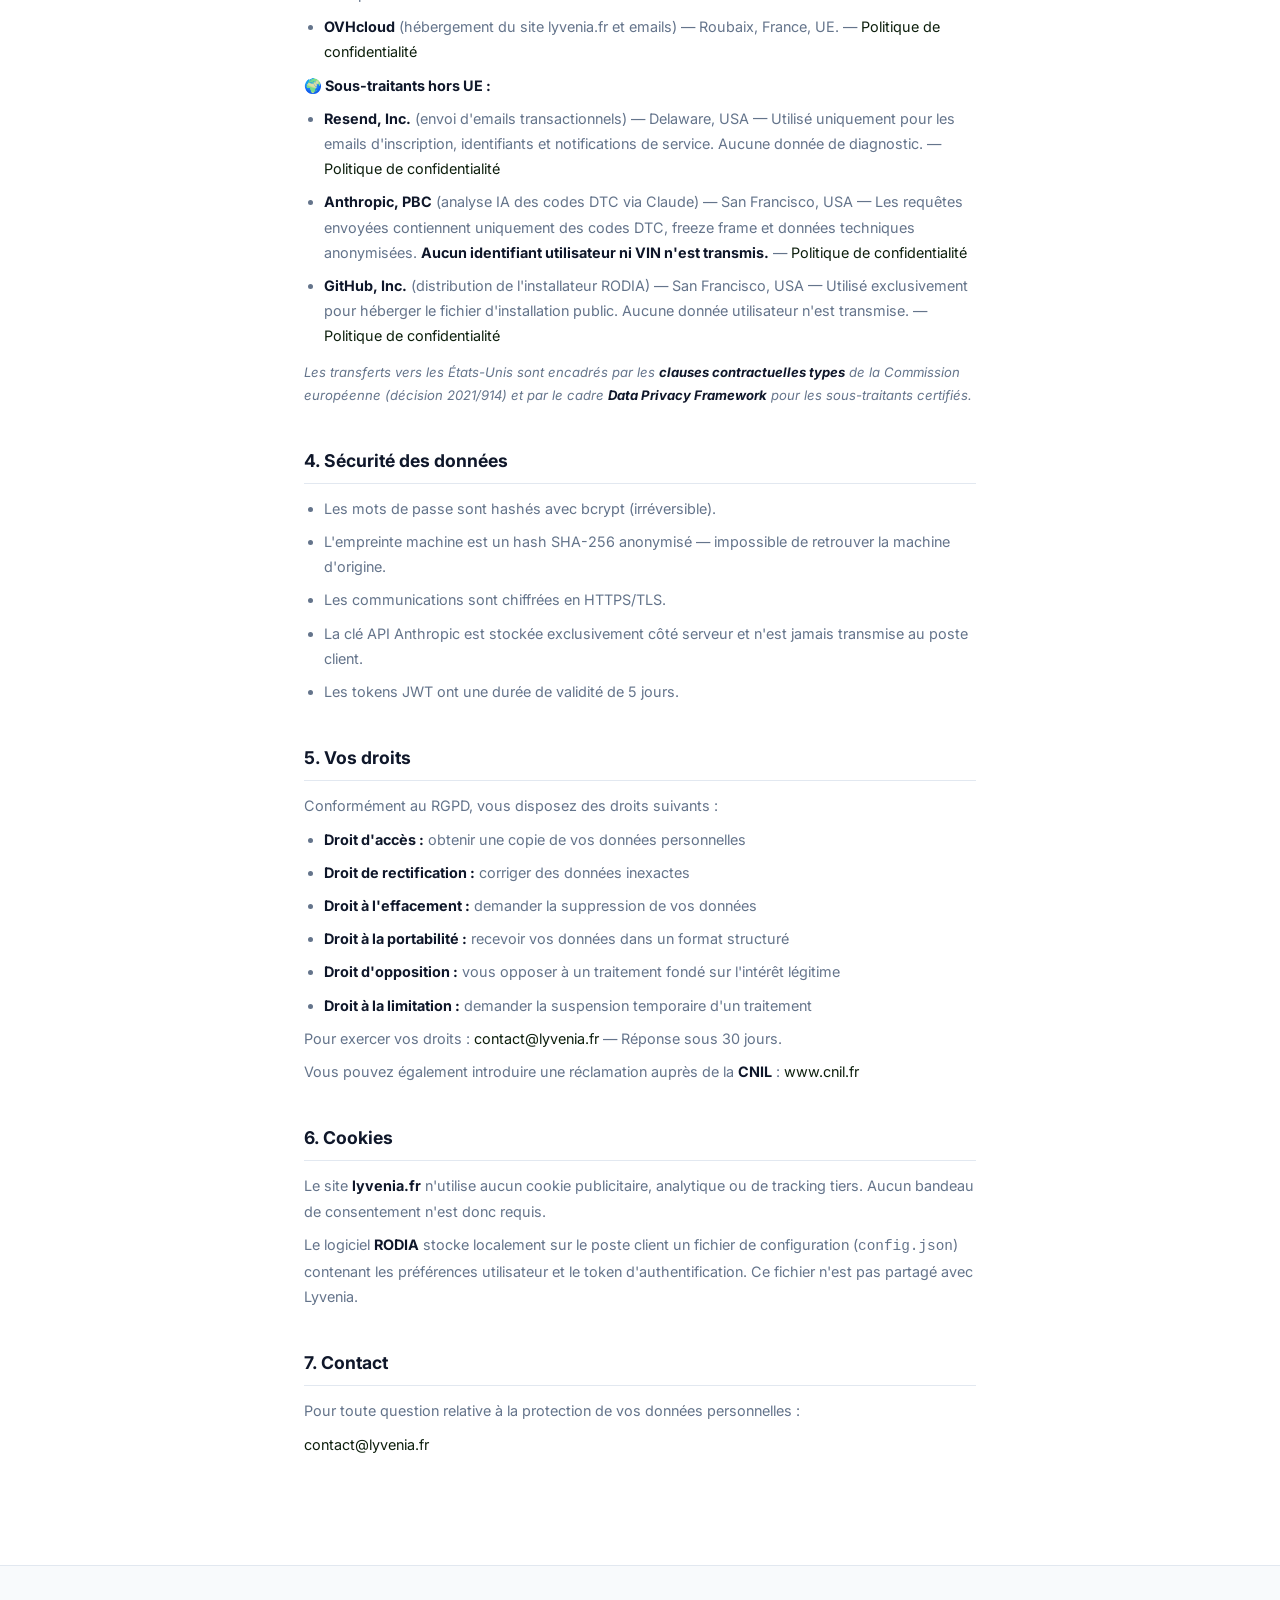
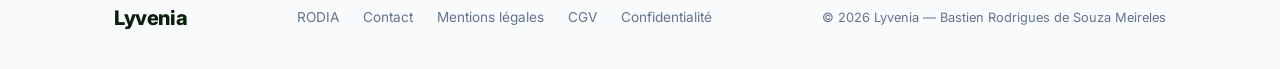
<file: politique-confidentialite.html>
<!DOCTYPE html>
<html lang="fr">
<head>
  <meta charset="UTF-8">
  <meta name="viewport" content="width=device-width, initial-scale=1.0">
  <meta name="robots" content="noindex, follow">
  <title>Politique de confidentialité — Lyvenia</title>
  <link rel="preconnect" href="https://fonts.googleapis.com">
  <link rel="preconnect" href="https://fonts.gstatic.com" crossorigin>
  <link href="https://fonts.googleapis.com/css2?family=Inter:wght@400;500;600;700;800&display=swap" rel="stylesheet">
  <link rel="stylesheet" href="lyvenia.css">
  <style>
    .legal-hero { padding: 80px 0 40px; border-bottom: 1px solid var(--border); }
    .legal-hero h1 { font-size: clamp(1.8rem, 3vw, 2.4rem); font-weight: 800; color: var(--green); letter-spacing: -.02em; margin-bottom: .5rem; }
    .legal-hero p  { color: var(--text-muted); font-size: .9rem; }
    .legal-body    { padding: 60px 0 100px; }
    .legal-body h2 { font-size: 1.1rem; font-weight: 700; color: var(--text); margin: 2.5rem 0 .75rem; padding-bottom: .5rem; border-bottom: 1px solid var(--border); }
    .legal-body h2:first-child { margin-top: 0; }
    .legal-body p, .legal-body li { font-size: .9rem; color: var(--text-muted); line-height: 1.75; margin-bottom: .5rem; }
    .legal-body ul { padding-left: 1.25rem; margin-bottom: .5rem; }
    .legal-body a  { color: var(--green); }
    .legal-body strong { color: var(--text); }
    .legal-max     { max-width: 720px; }
    .data-table    { width: 100%; border-collapse: collapse; margin: 1rem 0 1.5rem; font-size: .85rem; }
    .data-table th { text-align: left; padding: .6rem .75rem; background: var(--bg-alt); color: var(--text); font-weight: 600; border: 1px solid var(--border); }
    .data-table td { padding: .6rem .75rem; color: var(--text-muted); border: 1px solid var(--border); vertical-align: top; }
  </style>
</head>
<body>

  <nav class="lh-nav">
    <div class="lh-container lh-nav-inner">
      <a href="/" class="lh-logo">Lyvenia</a>
      <a href="/" class="lh-btn-nav">← Retour</a>
    </div>
  </nav>

  <section class="legal-hero">
    <div class="lh-container legal-max">
      <h1>Politique de confidentialité</h1>
      <p>Dernière mise à jour : mai 2026 — Conforme au RGPD (Règlement UE 2016/679)</p>
    </div>
  </section>

  <div class="legal-body">
    <div class="lh-container legal-max">

      <h2>1. Responsable du traitement</h2>
      <p><strong>Bastien Rodrigues de Souza Meireles</strong>, micro-entrepreneur opérant sous le nom commercial Lyvenia.</p>
      <p>Contact : <a href="mailto:contact@lyvenia.fr">contact@lyvenia.fr</a></p>

      <h2>2. Données collectées et finalités</h2>
      <table class="data-table">
        <thead>
          <tr><th>Donnée</th><th>Finalité</th><th>Base légale</th><th>Durée</th></tr>
        </thead>
        <tbody>
          <tr>
            <td><strong>Adresse email</strong></td>
            <td>Création de compte, authentification, emails transactionnels</td>
            <td>Exécution du contrat</td>
            <td>Durée de l'abonnement + 3 ans</td>
          </tr>
          <tr>
            <td><strong>Raison sociale, SIRET, adresse de facturation</strong></td>
            <td>Identification du client B2B, émission de factures conformes (mention SIRET obligatoire en France)</td>
            <td>Obligation légale (CGI, art. 242 nonies A)</td>
            <td>10 ans (obligation comptable)</td>
          </tr>
          <tr>
            <td><strong>Téléphone, type d'activité</strong> (facultatifs)</td>
            <td>Support technique personnalisé, statistiques internes</td>
            <td>Consentement</td>
            <td>Durée de l'abonnement</td>
          </tr>
          <tr>
            <td><strong>Empreinte machine</strong> (hash SHA-256 anonymisé)</td>
            <td>Verrouillage de la licence à un poste (1 licence = 1 machine)</td>
            <td>Intérêt légitime (protection anti-fraude)</td>
            <td>Durée de l'abonnement</td>
          </tr>
          <tr>
            <td><strong>Adresse IP</strong></td>
            <td>Journaux de sécurité (détection d'intrusions, audits)</td>
            <td>Intérêt légitime (sécurité)</td>
            <td>90 jours</td>
          </tr>
          <tr>
            <td><strong>Logs d'utilisation</strong> (connexions, analyses IA)</td>
            <td>Support technique, amélioration du service, facturation</td>
            <td>Exécution du contrat</td>
            <td>12 mois glissants</td>
          </tr>
          <tr>
            <td><strong>Données de paiement</strong></td>
            <td>Traitement de l'abonnement (traitées par Stripe — non stockées par Lyvenia)</td>
            <td>Exécution du contrat</td>
            <td>Non stockées par Lyvenia</td>
          </tr>
        </tbody>
      </table>
      <p><strong>Données NON collectées :</strong> Lyvenia ne collecte pas les données de diagnostic OBD2 (codes DTC, données véhicule, kilométrage). Ces données restent sur le poste du client et ne transitent par nos serveurs que sous forme anonymisée lors des analyses IA (codes DTC + freeze frame, sans identification du véhicule).</p>

      <h3 style="margin-top:24px">2 bis. Base de reconnaissance véhicules partagée (privacy by design)</h3>
      <p>Pour améliorer l'identification automatique des véhicules diagnostiqués via RODIA, Lyvenia propose à ses utilisateurs de contribuer à une <strong>base partagée d'identification de modèles de véhicules</strong>. Cette base permet à tout utilisateur RODIA de reconnaître automatiquement le modèle, la marque et l'année d'un véhicule dès la lecture du VIN par l'adaptateur OBD2.</p>
      <p><strong>Principe de minimisation des données (RGPD art. 5.1.c) :</strong> Lyvenia ne stocke <strong>jamais le VIN complet (17 caractères)</strong>. Seules les <strong>11 premières positions</strong> sont enregistrées, qui correspondent au modèle, à l'année et à l'usine de production — informations communes à tous les véhicules du même type. Les positions 12 à 17, qui constituent le numéro de série unique identifiant un véhicule individuel, ne sont <strong>jamais transmises ni stockées</strong> sur nos serveurs.</p>
      <ul>
        <li><strong>Données partagées :</strong> préfixe VIN (11 premières positions — sans identifiant unique), marque, modèle, année, motorisation, carburant, type de boîte.</li>
        <li><strong>Données NON partagées :</strong> VIN complet (les 6 derniers chiffres identifiant le véhicule individuel restent sur votre poste), identité du contributeur, identifiant du compte, codes DTC, kilométrage, données de diagnostic, notes privées, informations sur le propriétaire du véhicule.</li>
        <li><strong>Anonymisation du contributeur :</strong> chaque contribution est associée à un identifiant haché à sens unique (SHA-256) du compte utilisateur. Cet identifiant n'est jamais exposé en API et sert uniquement à la lutte anti-spam et au droit d'opposition.</li>
        <li><strong>Consentement :</strong> la contribution est <strong>opt-in</strong> — une demande explicite vous est faite après chaque diagnostic. Vous pouvez refuser à tout moment sans conséquence sur l'usage de RODIA.</li>
        <li><strong>Droit d'opposition (art. 17 RGPD) :</strong> vous pouvez à tout moment demander la suppression de l'intégralité de vos contributions en écrivant à <a href="mailto:contact@lyvenia.fr">contact@lyvenia.fr</a> ou via le bouton dédié dans les paramètres de RODIA.</li>
        <li><strong>Base de données :</strong> hébergée chez Railway (Amsterdam, UE), même infrastructure que les comptes utilisateurs.</li>
      </ul>
      <p><strong>Base légale :</strong> intérêt légitime du responsable de traitement (amélioration du service par effet réseau, principe de minimisation des données) combiné au consentement explicite de l'utilisateur contributeur.</p>

      <h4 style="margin-top:18px">2 bis bis. Extraction par photo de carte grise (option facultative)</h4>
      <p>Pour accélérer la saisie, RODIA propose une fonctionnalité optionnelle permettant d'extraire automatiquement les caractéristiques techniques du véhicule depuis une photo de votre carte grise (Certificat d'Immatriculation).</p>
      <ul>
        <li><strong>Fonctionnement :</strong> la photo est transmise en temps réel à Claude (Anthropic), qui extrait uniquement les champs techniques (VIN, marque, modèle, année, motorisation, carburant). L'IA est instruite par un prompt strict d'<strong>ignorer</strong> tout champ contenant des données personnelles (nom du propriétaire C.1, adresse C.3, numéro d'immatriculation A).</li>
        <li><strong>Non-conservation :</strong> la photo n'est <strong>ni stockée par Lyvenia</strong> (traitement en flux, jamais sur disque), <strong>ni utilisée pour entraîner Claude</strong> (l'API Anthropic respecte une politique de rétention zéro par défaut pour les requêtes commerciales — <a href="https://www.anthropic.com/privacy" target="_blank">voir politique Anthropic</a>).</li>
        <li><strong>Consentement double :</strong> à chaque utilisation, une confirmation explicite vous est demandée avant l'envoi de la photo.</li>
        <li><strong>Alternative manuelle :</strong> vous pouvez à tout moment saisir les données manuellement sans utiliser la photo.</li>
        <li><strong>Responsabilité tiers :</strong> si vous photographiez la carte grise d'un véhicule qui ne vous appartient pas (cas d'un mécanicien sur un véhicule client), vous garantissez avoir obtenu le consentement du propriétaire.</li>
      </ul>
      <p><strong>Base légale :</strong> consentement explicite de l'utilisateur (RGPD art. 6.1.a) avant chaque envoi, combiné à un traitement en flux sans stockage.</p>

      <h2>3. Sous-traitants et transferts</h2>
      <p>Lyvenia fait appel aux sous-traitants suivants. La majorité sont hébergés en Union Européenne. Pour les sous-traitants hors UE, les transferts sont encadrés par des garanties appropriées (clauses contractuelles types, décisions d'adéquation Commission européenne).</p>

      <p><strong>🇪🇺 Sous-traitants situés en Union Européenne :</strong></p>
      <ul>
        <li><strong>Railway Corp.</strong> (hébergement API + base de données) — Société américaine, mais <strong>infrastructure physique située à Amsterdam (Pays-Bas, UE)</strong>. Les données utilisateurs sont stockées et traitées uniquement sur des serveurs européens. — <a href="https://railway.app/legal/privacy" target="_blank">Politique de confidentialité</a></li>
        <li><strong>Stripe Payments Europe, Ltd.</strong> (paiements et abonnements) — Dublin, Irlande, UE — Filiale européenne de Stripe responsable du traitement des paiements pour les clients européens. — <a href="https://stripe.com/fr/privacy" target="_blank">Politique de confidentialité</a></li>
        <li><strong>Abby SAS</strong> (facturation conforme 2026 et déclarations comptables) — Société française, hébergement en UE. — <a href="https://abby.fr/politique-de-confidentialite" target="_blank">Politique de confidentialité</a></li>
        <li><strong>INSEE</strong> (vérification SIRET via API Sirene) — Autorité publique française. Aucun transfert de données personnelles — l'API renvoie uniquement des informations publiques sur les entreprises.</li>
        <li><strong>OVHcloud</strong> (hébergement du site lyvenia.fr et emails) — Roubaix, France, UE. — <a href="https://www.ovh.com/fr/protection-donnees-personnelles/" target="_blank">Politique de confidentialité</a></li>
      </ul>

      <p><strong>🌍 Sous-traitants hors UE :</strong></p>
      <ul>
        <li><strong>Resend, Inc.</strong> (envoi d'emails transactionnels) — Delaware, USA — Utilisé uniquement pour les emails d'inscription, identifiants et notifications de service. Aucune donnée de diagnostic. — <a href="https://resend.com/legal/privacy-policy" target="_blank">Politique de confidentialité</a></li>
        <li><strong>Anthropic, PBC</strong> (analyse IA des codes DTC via Claude) — San Francisco, USA — Les requêtes envoyées contiennent uniquement des codes DTC, freeze frame et données techniques anonymisées. <strong>Aucun identifiant utilisateur ni VIN n'est transmis.</strong> — <a href="https://www.anthropic.com/privacy" target="_blank">Politique de confidentialité</a></li>
        <li><strong>GitHub, Inc.</strong> (distribution de l'installateur RODIA) — San Francisco, USA — Utilisé exclusivement pour héberger le fichier d'installation public. Aucune donnée utilisateur n'est transmise. — <a href="https://docs.github.com/en/site-policy/privacy-policies/github-general-privacy-statement" target="_blank">Politique de confidentialité</a></li>
      </ul>
      <p style="font-size:.82rem;color:var(--text-muted);font-style:italic;margin-top:.75rem">
        Les transferts vers les États-Unis sont encadrés par les <strong>clauses contractuelles types</strong> de la Commission européenne (décision 2021/914) et par le cadre <strong>Data Privacy Framework</strong> pour les sous-traitants certifiés.
      </p>

      <h2>4. Sécurité des données</h2>
      <ul>
        <li>Les mots de passe sont hashés avec bcrypt (irréversible).</li>
        <li>L'empreinte machine est un hash SHA-256 anonymisé — impossible de retrouver la machine d'origine.</li>
        <li>Les communications sont chiffrées en HTTPS/TLS.</li>
        <li>La clé API Anthropic est stockée exclusivement côté serveur et n'est jamais transmise au poste client.</li>
        <li>Les tokens JWT ont une durée de validité de 5 jours.</li>
      </ul>

      <h2>5. Vos droits</h2>
      <p>Conformément au RGPD, vous disposez des droits suivants :</p>
      <ul>
        <li><strong>Droit d'accès :</strong> obtenir une copie de vos données personnelles</li>
        <li><strong>Droit de rectification :</strong> corriger des données inexactes</li>
        <li><strong>Droit à l'effacement :</strong> demander la suppression de vos données</li>
        <li><strong>Droit à la portabilité :</strong> recevoir vos données dans un format structuré</li>
        <li><strong>Droit d'opposition :</strong> vous opposer à un traitement fondé sur l'intérêt légitime</li>
        <li><strong>Droit à la limitation :</strong> demander la suspension temporaire d'un traitement</li>
      </ul>
      <p>Pour exercer vos droits : <a href="mailto:contact@lyvenia.fr">contact@lyvenia.fr</a> — Réponse sous 30 jours.</p>
      <p>Vous pouvez également introduire une réclamation auprès de la <strong>CNIL</strong> : <a href="https://www.cnil.fr" target="_blank">www.cnil.fr</a></p>

      <h2>6. Cookies</h2>
      <p>Le site <strong>lyvenia.fr</strong> n'utilise aucun cookie publicitaire, analytique ou de tracking tiers. Aucun bandeau de consentement n'est donc requis.</p>
      <p>Le logiciel <strong>RODIA</strong> stocke localement sur le poste client un fichier de configuration (<code>config.json</code>) contenant les préférences utilisateur et le token d'authentification. Ce fichier n'est pas partagé avec Lyvenia.</p>

      <h2>7. Contact</h2>
      <p>Pour toute question relative à la protection de vos données personnelles :</p>
      <p><a href="mailto:contact@lyvenia.fr">contact@lyvenia.fr</a></p>

    </div>
  </div>

  <footer class="lh-footer">
    <div class="lh-container lh-footer-inner">
      <span class="lh-logo">Lyvenia</span>
      <div class="lh-footer-links">
        <a href="/rodia.html">RODIA</a>
        <a href="mailto:contact@lyvenia.fr">Contact</a>
        <a href="/mentions-legales.html">Mentions légales</a>
        <a href="/cgv.html">CGV</a>
        <a href="/politique-confidentialite.html">Confidentialité</a>
      </div>
      <span class="lh-footer-copy">© 2026 Lyvenia — Bastien Rodrigues de Souza Meireles</span>
    </div>
  </footer>

</body>
</html>
</file>
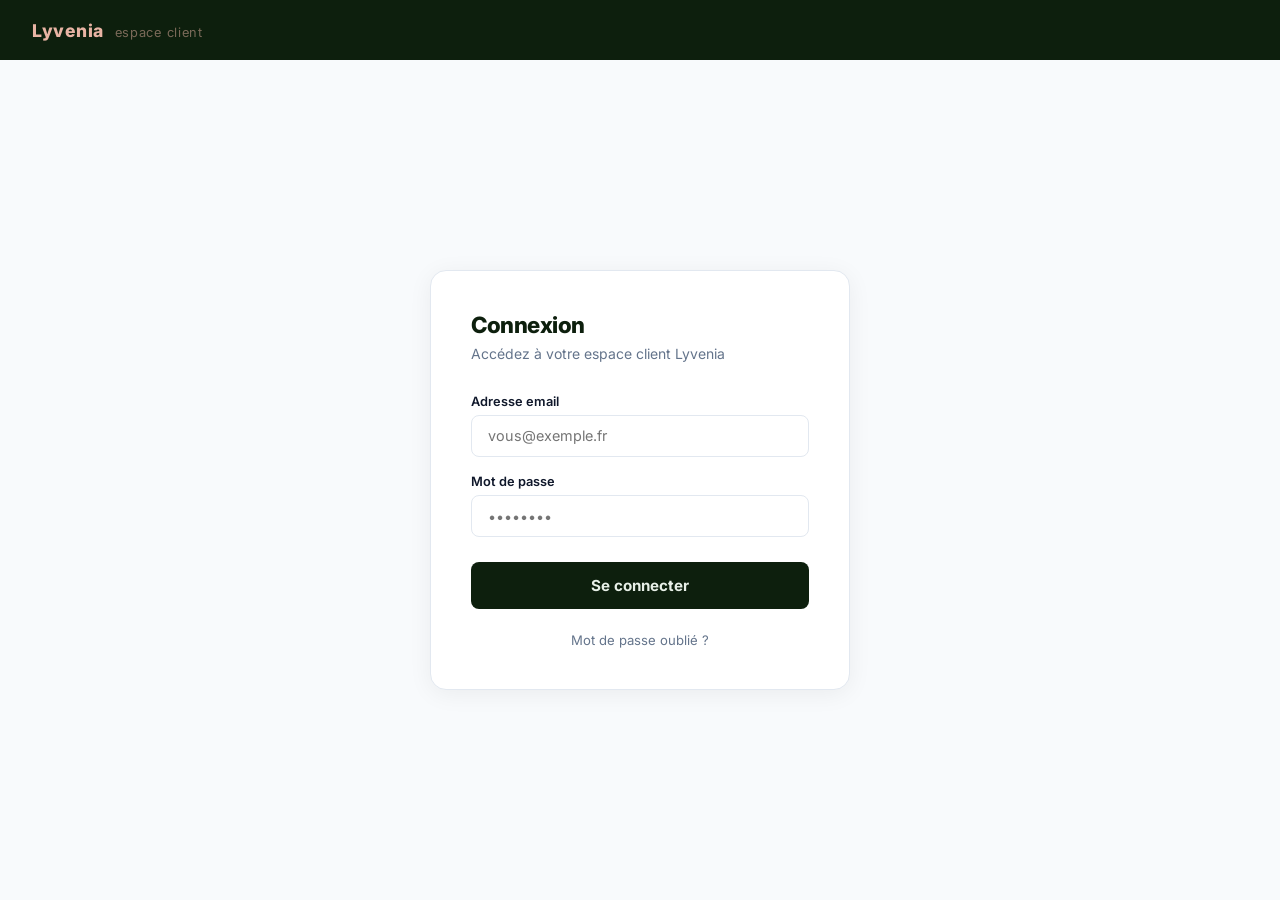
<file: portail.html>
<!DOCTYPE html>
<html lang="fr">
<head>
  <meta charset="UTF-8">
  <meta name="viewport" content="width=device-width, initial-scale=1.0">
  <meta name="robots" content="noindex, follow">
  <title>Mon compte — Lyvenia</title>
  <link rel="icon" type="image/svg+xml" href="/favicon.svg">
  <link rel="preconnect" href="https://fonts.googleapis.com">
  <link rel="preconnect" href="https://fonts.gstatic.com" crossorigin>
  <link href="https://fonts.googleapis.com/css2?family=Inter:wght@400;500;600;700;800&display=swap" rel="stylesheet">
  <style>
    *, *::before, *::after { box-sizing: border-box; margin: 0; padding: 0; }
    :root {
      --green:      #0d1f0d;
      --green-mid:  #2d5a27;
      --rose:       #e8b4a4;
      --text:       #0f172a;
      --text-muted: #64748b;
      --border:     #e2e8f0;
      --bg:         #ffffff;
      --bg-alt:     #f8fafc;
      --danger:     #dc2626;
      --success:    #16a34a;
    }
    body { font-family: 'Inter', sans-serif; background: var(--bg-alt); color: var(--text); min-height: 100vh; }

    /* ── NAV ── */
    .nav { background: var(--green); padding: 0 2rem; height: 60px; display: flex; align-items: center; justify-content: space-between; }
    .nav-logo { color: var(--rose); font-weight: 800; font-size: 1.1rem; letter-spacing: .04em; text-decoration: none; }
    .nav-logo span { color: rgba(232,180,164,.5); font-weight: 400; font-size: .8rem; margin-left: 6px; }
    .nav-logout { background: none; border: 1px solid rgba(232,180,164,.3); color: rgba(232,180,164,.7); font-size: .8rem; padding: .35rem .9rem; border-radius: 6px; cursor: pointer; font-family: inherit; transition: all .2s; }
    .nav-logout:hover { border-color: var(--rose); color: var(--rose); }

    /* ── LOGIN ── */
    .login-wrap { min-height: calc(100vh - 60px); display: flex; align-items: center; justify-content: center; padding: 2rem; }
    .login-card { background: var(--bg); border: 1px solid var(--border); border-radius: 16px; padding: 2.5rem; width: 100%; max-width: 420px; box-shadow: 0 4px 24px rgba(0,0,0,.06); }
    .login-title { font-size: 1.4rem; font-weight: 800; color: var(--green); margin-bottom: .4rem; letter-spacing: -.02em; }
    .login-sub { font-size: .875rem; color: var(--text-muted); margin-bottom: 2rem; }
    .form-group { margin-bottom: 1.1rem; }
    .form-group label { display: block; font-size: .8rem; font-weight: 600; color: var(--text); margin-bottom: .4rem; }
    .form-group input { width: 100%; border: 1px solid var(--border); border-radius: 8px; padding: .7rem 1rem; font-size: .9rem; font-family: inherit; outline: none; transition: border-color .2s; background: var(--bg); color: var(--text); }
    .form-group input:focus { border-color: var(--green-mid); }
    .btn-submit { width: 100%; background: var(--green); color: #e8f0e8; border: none; border-radius: 8px; padding: .85rem; font-size: .95rem; font-weight: 700; cursor: pointer; font-family: inherit; transition: opacity .2s; margin-top: .5rem; }
    .btn-submit:hover { opacity: .85; }
    .btn-submit:disabled { opacity: .5; cursor: not-allowed; }
    .login-forgot { text-align: center; margin-top: 1.25rem; }
    .login-forgot a { font-size: .82rem; color: var(--text-muted); text-decoration: none; }
    .login-forgot a:hover { color: var(--green); }
    .alert { border-radius: 8px; padding: .75rem 1rem; font-size: .85rem; margin-bottom: 1rem; display: none; }
    .alert-error { background: #fef2f2; border: 1px solid #fecaca; color: var(--danger); }
    .alert-success { background: #f0fdf4; border: 1px solid #bbf7d0; color: var(--success); }

    /* ── DASHBOARD ── */
    .dashboard { max-width: 760px; margin: 0 auto; padding: 2.5rem 1.5rem; display: none; }
    .dash-welcome { margin-bottom: 2rem; }
    .dash-welcome h1 { font-size: 1.5rem; font-weight: 800; color: var(--text); letter-spacing: -.02em; }
    .dash-welcome p { color: var(--text-muted); font-size: .9rem; margin-top: .3rem; }
    .dash-grid { display: grid; grid-template-columns: 1fr 1fr; gap: 1.25rem; margin-bottom: 1.25rem; }
    @media (max-width: 600px) { .dash-grid { grid-template-columns: 1fr; } }
    .dash-card { background: var(--bg); border: 1px solid var(--border); border-radius: 14px; padding: 1.5rem; }
    .dash-card-label { font-size: .72rem; font-weight: 700; text-transform: uppercase; letter-spacing: .08em; color: var(--text-muted); margin-bottom: .75rem; }
    .dash-card-value { font-size: 1.1rem; font-weight: 700; color: var(--text); }
    .dash-card-sub { font-size: .8rem; color: var(--text-muted); margin-top: .25rem; }
    .badge-active { display: inline-block; background: #dcfce7; color: #15803d; font-size: .72rem; font-weight: 700; padding: .2rem .6rem; border-radius: 20px; text-transform: uppercase; letter-spacing: .04em; }
    .badge-inactive { display: inline-block; background: #fee2e2; color: #dc2626; font-size: .72rem; font-weight: 700; padding: .2rem .6rem; border-radius: 20px; text-transform: uppercase; letter-spacing: .04em; }

    /* Download card */
    .dash-dl-card { background: var(--green); border-radius: 14px; padding: 1.75rem; display: flex; align-items: center; justify-content: space-between; gap: 1rem; margin-bottom: 1.25rem; }
    .dash-dl-text h3 { font-size: 1rem; font-weight: 700; color: #e8f0e8; margin-bottom: .3rem; }
    .dash-dl-text p { font-size: .82rem; color: rgba(232,240,232,.55); }
    .btn-dl { display: inline-flex; align-items: center; gap: .5rem; background: var(--rose); color: var(--green); font-weight: 800; font-size: .9rem; padding: .75rem 1.5rem; border-radius: 10px; text-decoration: none; white-space: nowrap; transition: opacity .2s; }
    .btn-dl:hover { opacity: .85; }
    @media (max-width: 500px) { .dash-dl-card { flex-direction: column; } }

    /* Change password */
    .dash-section { background: var(--bg); border: 1px solid var(--border); border-radius: 14px; padding: 1.5rem; }
    .dash-section-title { font-size: .95rem; font-weight: 700; color: var(--text); margin-bottom: 1.25rem; display: flex; align-items: center; justify-content: space-between; cursor: pointer; }
    .dash-section-title span { font-size: .8rem; color: var(--text-muted); font-weight: 400; }
    .dash-section-body { display: none; }
    .dash-section-body.open { display: block; }
    .pw-grid { display: grid; grid-template-columns: 1fr 1fr; gap: 1rem; }
    @media (max-width: 500px) { .pw-grid { grid-template-columns: 1fr; } }
    .btn-save { background: var(--green); color: #e8f0e8; border: none; border-radius: 8px; padding: .7rem 1.5rem; font-size: .875rem; font-weight: 700; cursor: pointer; font-family: inherit; margin-top: 1rem; transition: opacity .2s; }
    .btn-save:hover { opacity: .85; }
    .btn-save:disabled { opacity: .5; cursor: not-allowed; }

    /* Forgot password */
    .forgot-back { font-size: .82rem; color: var(--text-muted); cursor: pointer; margin-bottom: 1.5rem; display: inline-block; }
    .forgot-back:hover { color: var(--green); }
  </style>
</head>
<body>

  <!-- NAV -->
  <nav class="nav">
    <a href="/" class="nav-logo">Lyvenia <span>espace client</span></a>
    <button class="nav-logout" id="btnLogout" style="display:none" onclick="logout()">Déconnexion</button>
  </nav>

  <!-- ══ LOGIN ══ -->
  <div class="login-wrap" id="viewLogin">
    <div class="login-card">
      <h1 class="login-title">Connexion</h1>
      <p class="login-sub">Accédez à votre espace client Lyvenia</p>

      <div class="alert alert-error" id="loginError"></div>

      <div id="viewLoginForm">
        <div class="form-group">
          <label for="loginEmail">Adresse email</label>
          <input type="email" id="loginEmail" placeholder="vous@exemple.fr" autocomplete="email">
        </div>
        <div class="form-group">
          <label for="loginPassword">Mot de passe</label>
          <input type="password" id="loginPassword" placeholder="••••••••" autocomplete="current-password">
        </div>
        <button class="btn-submit" id="btnLogin" onclick="doLogin()">Se connecter</button>
        <div class="login-forgot">
          <a href="#" onclick="showForgot(); return false;">Mot de passe oublié ?</a>
        </div>
      </div>

      <!-- Mot de passe oublié -->
      <div id="viewForgot" style="display:none">
        <span class="forgot-back" onclick="showLoginForm()">← Retour à la connexion</span>
        <div class="alert alert-success" id="forgotSuccess"></div>
        <div class="alert alert-error" id="forgotError"></div>
        <div class="form-group">
          <label for="forgotEmail">Votre adresse email</label>
          <input type="email" id="forgotEmail" placeholder="vous@exemple.fr">
        </div>
        <button class="btn-submit" onclick="doForgot()">Envoyer le lien de réinitialisation</button>
      </div>
    </div>
  </div>

  <!-- ══ DASHBOARD ══ -->
  <div class="dashboard" id="viewDashboard">

    <div class="dash-welcome">
      <h1>Mon espace client</h1>
      <p id="dashEmail">—</p>
    </div>

    <!-- Infos abonnement -->
    <div class="dash-grid">
      <div class="dash-card">
        <div class="dash-card-label">Mon plan</div>
        <div class="dash-card-value" id="dashTier">—</div>
        <div class="dash-card-sub" id="dashVehicles">—</div>
      </div>
      <div class="dash-card">
        <div class="dash-card-label">Statut</div>
        <div id="dashStatus">—</div>
        <div class="dash-card-sub" id="dashExpiry"></div>
      </div>
    </div>

    <!-- Téléchargement -->
    <div class="dash-dl-card">
      <div class="dash-dl-text">
        <h3>RODIA v1.0.0</h3>
        <p>Windows 10 / 11 · Installateur (~39 Mo)</p>
      </div>
      <a href="https://github.com/Lyvenia/rodia-releases/releases/latest/download/RODIA-Setup-v1.0.0.exe"
         class="btn-dl">⬇ Télécharger</a>
    </div>

    <!-- Changer mot de passe -->
    <div class="dash-section">
      <div class="dash-section-title" onclick="togglePw()">
        Changer mon mot de passe
        <span id="pwToggleLabel">Afficher</span>
      </div>
      <div class="dash-section-body" id="pwBody">
        <div class="alert alert-error" id="pwError"></div>
        <div class="alert alert-success" id="pwSuccess"></div>
        <div class="pw-grid">
          <div class="form-group">
            <label>Mot de passe actuel</label>
            <input type="password" id="pwOld" placeholder="••••••••">
          </div>
          <div class="form-group">
            <label>Nouveau mot de passe</label>
            <input type="password" id="pwNew" placeholder="8 caractères minimum">
          </div>
        </div>
        <button class="btn-save" onclick="doChangePassword()">Enregistrer</button>
      </div>
    </div>

  </div>

  <script>
    const API = 'https://api.lyvenia.fr';

    // ── Init ──────────────────────────────────────────────────────────────
    window.addEventListener('DOMContentLoaded', async () => {
      const token = localStorage.getItem('lyvenia_token');
      if (token) {
        try {
          const res = await fetch(`${API}/auth/refresh`, {
            method: 'POST',
            headers: { Authorization: `Bearer ${token}` }
          });
          if (res.ok) {
            const data = await res.json();
            localStorage.setItem('lyvenia_token', data.token);
            showDashboard(data.user);
            return;
          }
        } catch {}
        localStorage.removeItem('lyvenia_token');
      }
      showView('login');
    });

    // ── Vues ──────────────────────────────────────────────────────────────
    function showView(v) {
      document.getElementById('viewLogin').style.display    = v === 'login'     ? '' : 'none';
      document.getElementById('viewDashboard').style.display = v === 'dashboard' ? '' : 'none';
      document.getElementById('btnLogout').style.display    = v === 'dashboard' ? '' : 'none';
    }

    function showDashboard(user) {
      const tierLabels = { taxi:'Taxi', pme:'PME', flotte:'Flotte', pro:'Pro', enterprise:'Enterprise' };
      document.getElementById('dashEmail').textContent    = user.email;
      document.getElementById('dashTier').textContent     = user.tier_label || tierLabels[user.tier] || user.tier;
      document.getElementById('dashVehicles').textContent = `Jusqu'à ${user.vehicle_limit} véhicules`;
      const statusEl = document.getElementById('dashStatus');
      if (user.subscription_status === 'active') {
        statusEl.innerHTML = '<span class="badge-active">Actif</span>';
      } else {
        statusEl.innerHTML = '<span class="badge-inactive">' + user.subscription_status + '</span>';
      }
      if (user.subscription_expiry) {
        const d = new Date(user.subscription_expiry);
        document.getElementById('dashExpiry').textContent = 'Expire le ' + d.toLocaleDateString('fr-FR');
      }
      showView('dashboard');
    }

    function showForgot() {
      document.getElementById('viewLoginForm').style.display = 'none';
      document.getElementById('viewForgot').style.display    = '';
      document.getElementById('loginError').style.display    = 'none';
    }

    function showLoginForm() {
      document.getElementById('viewLoginForm').style.display = '';
      document.getElementById('viewForgot').style.display    = 'none';
      document.getElementById('forgotSuccess').style.display = 'none';
      document.getElementById('forgotError').style.display   = 'none';
    }

    // ── Login ─────────────────────────────────────────────────────────────
    document.addEventListener('keydown', e => {
      if (e.key === 'Enter' && document.getElementById('viewLogin').style.display !== 'none') doLogin();
    });

    async function doLogin() {
      const email    = document.getElementById('loginEmail').value.trim();
      const password = document.getElementById('loginPassword').value;
      const errEl    = document.getElementById('loginError');
      const btn      = document.getElementById('btnLogin');

      errEl.style.display = 'none';
      if (!email || !password) { showError(errEl, 'Veuillez remplir tous les champs.'); return; }

      btn.disabled = true; btn.textContent = 'Connexion…';
      try {
        const res  = await fetch(`${API}/auth/login`, {
          method: 'POST',
          headers: { 'Content-Type': 'application/json' },
          body: JSON.stringify({ email, password })
        });
        const data = await res.json();
        if (!res.ok) { showError(errEl, data.error || 'Erreur de connexion.'); return; }
        localStorage.setItem('lyvenia_token', data.token);
        showDashboard(data.user);
      } catch {
        showError(errEl, 'Impossible de joindre le serveur. Réessayez.');
      } finally {
        btn.disabled = false; btn.textContent = 'Se connecter';
      }
    }

    // ── Mot de passe oublié ───────────────────────────────────────────────
    async function doForgot() {
      const email   = document.getElementById('forgotEmail').value.trim();
      const succEl  = document.getElementById('forgotSuccess');
      const errEl   = document.getElementById('forgotError');
      succEl.style.display = 'none'; errEl.style.display = 'none';
      if (!email) { showError(errEl, 'Veuillez saisir votre email.'); return; }
      try {
        await fetch(`${API}/auth/forgot-password`, {
          method: 'POST',
          headers: { 'Content-Type': 'application/json' },
          body: JSON.stringify({ email })
        });
        succEl.textContent = 'Si cet email est enregistré, un lien de réinitialisation vous a été envoyé.';
        succEl.style.display = '';
      } catch {
        showError(errEl, 'Impossible de joindre le serveur. Réessayez.');
      }
    }

    // ── Change password ───────────────────────────────────────────────────
    function togglePw() {
      const body  = document.getElementById('pwBody');
      const label = document.getElementById('pwToggleLabel');
      const open  = body.classList.toggle('open');
      label.textContent = open ? 'Masquer' : 'Afficher';
    }

    async function doChangePassword() {
      const oldPw  = document.getElementById('pwOld').value;
      const newPw  = document.getElementById('pwNew').value;
      const errEl  = document.getElementById('pwError');
      const succEl = document.getElementById('pwSuccess');
      errEl.style.display = 'none'; succEl.style.display = 'none';

      if (!oldPw || !newPw) { showError(errEl, 'Veuillez remplir les deux champs.'); return; }
      if (newPw.length < 8) { showError(errEl, 'Le nouveau mot de passe doit contenir au moins 8 caractères.'); return; }

      const token = localStorage.getItem('lyvenia_token');
      try {
        const res  = await fetch(`${API}/auth/change-password`, {
          method: 'POST',
          headers: { 'Content-Type': 'application/json', Authorization: `Bearer ${token}` },
          body: JSON.stringify({ old_password: oldPw, new_password: newPw })
        });
        const data = await res.json();
        if (!res.ok) { showError(errEl, data.error || 'Erreur.'); return; }
        succEl.textContent = 'Mot de passe modifié avec succès.';
        succEl.style.display = '';
        document.getElementById('pwOld').value = '';
        document.getElementById('pwNew').value = '';
      } catch {
        showError(errEl, 'Impossible de joindre le serveur. Réessayez.');
      }
    }

    // ── Logout ────────────────────────────────────────────────────────────
    function logout() {
      localStorage.removeItem('lyvenia_token');
      document.getElementById('loginEmail').value    = '';
      document.getElementById('loginPassword').value = '';
      showLoginForm();
      showView('login');
    }

    // ── Helper ────────────────────────────────────────────────────────────
    function showError(el, msg) { el.textContent = msg; el.style.display = ''; }
  </script>

</body>
</html>
</file>
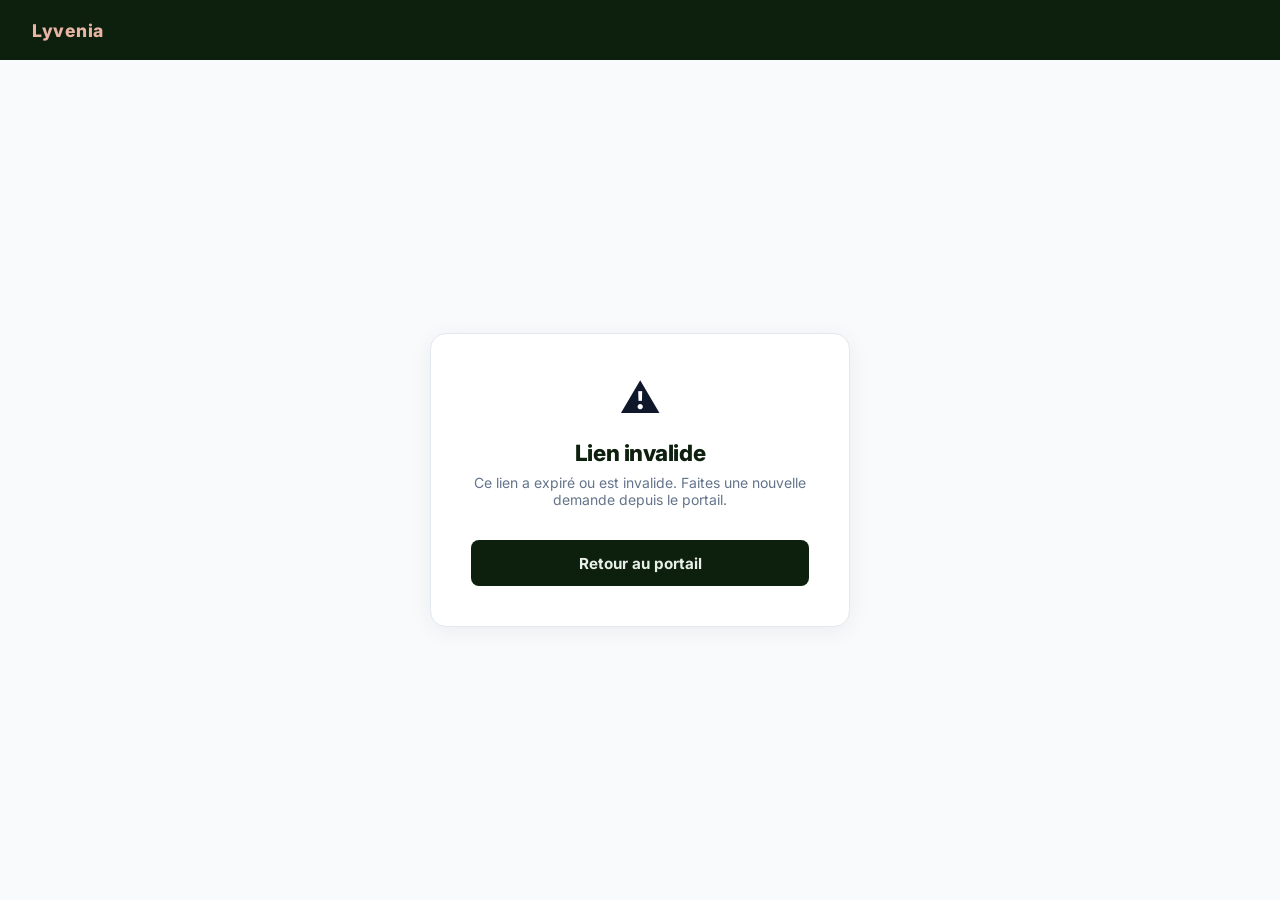
<file: reset-password.html>
<!DOCTYPE html>
<html lang="fr">
<head>
  <meta charset="UTF-8">
  <meta name="viewport" content="width=device-width, initial-scale=1.0">
  <meta name="robots" content="noindex, follow">
  <title>Réinitialiser mon mot de passe — Lyvenia</title>
  <link rel="icon" type="image/svg+xml" href="/favicon.svg">
  <link rel="preconnect" href="https://fonts.googleapis.com">
  <link rel="preconnect" href="https://fonts.gstatic.com" crossorigin>
  <link href="https://fonts.googleapis.com/css2?family=Inter:wght@400;500;600;700;800&display=swap" rel="stylesheet">
  <style>
    *, *::before, *::after { box-sizing: border-box; margin: 0; padding: 0; }
    :root {
      --green:     #0d1f0d;
      --green-mid: #2d5a27;
      --rose:      #e8b4a4;
      --text:      #0f172a;
      --text-muted:#64748b;
      --border:    #e2e8f0;
      --bg:        #ffffff;
      --bg-alt:    #f8fafc;
      --danger:    #dc2626;
      --success:   #16a34a;
    }
    body { font-family: 'Inter', sans-serif; background: var(--bg-alt); color: var(--text); min-height: 100vh; display: flex; flex-direction: column; }
    nav { background: var(--green); padding: 0 2rem; height: 60px; display: flex; align-items: center; }
    .nav-logo { color: var(--rose); font-weight: 800; font-size: 1.1rem; letter-spacing: .04em; text-decoration: none; }
    .wrap { flex: 1; display: flex; align-items: center; justify-content: center; padding: 2rem; }
    .card { background: var(--bg); border: 1px solid var(--border); border-radius: 16px; padding: 2.5rem; width: 100%; max-width: 420px; box-shadow: 0 4px 24px rgba(0,0,0,.06); }
    h1 { font-size: 1.4rem; font-weight: 800; color: var(--green); margin-bottom: .4rem; letter-spacing: -.02em; }
    .sub { font-size: .875rem; color: var(--text-muted); margin-bottom: 2rem; }
    .form-group { margin-bottom: 1.1rem; }
    label { display: block; font-size: .8rem; font-weight: 600; color: var(--text); margin-bottom: .4rem; }
    input { width: 100%; border: 1px solid var(--border); border-radius: 8px; padding: .7rem 1rem; font-size: .9rem; font-family: inherit; outline: none; transition: border-color .2s; background: var(--bg); color: var(--text); }
    input:focus { border-color: var(--green-mid); }
    .btn { width: 100%; background: var(--green); color: #e8f0e8; border: none; border-radius: 8px; padding: .85rem; font-size: .95rem; font-weight: 700; cursor: pointer; font-family: inherit; transition: opacity .2s; margin-top: .5rem; }
    .btn:hover { opacity: .85; }
    .btn:disabled { opacity: .5; cursor: not-allowed; }
    .alert { border-radius: 8px; padding: .75rem 1rem; font-size: .85rem; margin-bottom: 1rem; display: none; }
    .alert-error   { background: #fef2f2; border: 1px solid #fecaca; color: var(--danger); }
    .alert-success { background: #f0fdf4; border: 1px solid #bbf7d0; color: var(--success); }
    .back-link { display: block; text-align: center; margin-top: 1.25rem; font-size: .82rem; color: var(--text-muted); text-decoration: none; }
    .back-link:hover { color: var(--green); }
  </style>
</head>
<body>
  <nav><a href="/" class="nav-logo">Lyvenia</a></nav>

  <div class="wrap">
    <div class="card">

      <!-- Formulaire -->
      <div id="viewForm">
        <h1>Nouveau mot de passe</h1>
        <p class="sub">Choisissez un mot de passe d'au moins 8 caractères.</p>
        <div class="alert alert-error" id="errMsg"></div>
        <div class="form-group">
          <label for="pw1">Nouveau mot de passe</label>
          <input type="password" id="pw1" placeholder="••••••••" autocomplete="new-password">
        </div>
        <div class="form-group">
          <label for="pw2">Confirmer le mot de passe</label>
          <input type="password" id="pw2" placeholder="••••••••" autocomplete="new-password">
        </div>
        <button class="btn" id="btnReset" onclick="doReset()">Enregistrer le mot de passe</button>
        <a href="/portail.html" class="back-link">Retour à la connexion</a>
      </div>

      <!-- Succès -->
      <div id="viewSuccess" style="display:none; text-align:center;">
        <div style="font-size:2.5rem; margin-bottom:1rem;">✅</div>
        <h1 style="margin-bottom:.5rem;">Mot de passe modifié</h1>
        <p class="sub" style="margin-bottom:1.5rem;">Vous pouvez maintenant vous connecter avec votre nouveau mot de passe.</p>
        <a href="/portail.html" class="btn" style="display:inline-block; text-decoration:none; text-align:center;">Se connecter</a>
      </div>

      <!-- Lien invalide -->
      <div id="viewInvalid" style="display:none; text-align:center;">
        <div style="font-size:2.5rem; margin-bottom:1rem;">⚠️</div>
        <h1 style="margin-bottom:.5rem;">Lien invalide</h1>
        <p class="sub" style="margin-bottom:1.5rem;">Ce lien a expiré ou est invalide. Faites une nouvelle demande depuis le portail.</p>
        <a href="/portail.html" class="btn" style="display:inline-block; text-decoration:none; text-align:center;">Retour au portail</a>
      </div>

    </div>
  </div>

  <script>
    const API = 'https://api.lyvenia.fr';
    const token = new URLSearchParams(window.location.search).get('token');

    if (!token) {
      document.getElementById('viewForm').style.display    = 'none';
      document.getElementById('viewInvalid').style.display = '';
    }

    async function doReset() {
      const pw1   = document.getElementById('pw1').value;
      const pw2   = document.getElementById('pw2').value;
      const errEl = document.getElementById('errMsg');
      const btn   = document.getElementById('btnReset');
      errEl.style.display = 'none';

      if (!pw1 || !pw2)      { showErr('Veuillez remplir les deux champs.'); return; }
      if (pw1.length < 8)    { showErr('Le mot de passe doit contenir au moins 8 caractères.'); return; }
      if (pw1 !== pw2)       { showErr('Les mots de passe ne correspondent pas.'); return; }

      btn.disabled = true; btn.textContent = 'Enregistrement…';
      try {
        const res  = await fetch(`${API}/auth/reset-password`, {
          method: 'POST',
          headers: { 'Content-Type': 'application/json' },
          body: JSON.stringify({ token, password: pw1 })
        });
        const data = await res.json();
        if (!res.ok) {
          if (res.status === 400) {
            document.getElementById('viewForm').style.display    = 'none';
            document.getElementById('viewInvalid').style.display = '';
          } else {
            showErr(data.error || 'Erreur. Réessayez.');
            btn.disabled = false; btn.textContent = 'Enregistrer le mot de passe';
          }
          return;
        }
        document.getElementById('viewForm').style.display   = 'none';
        document.getElementById('viewSuccess').style.display = '';
      } catch {
        showErr('Impossible de joindre le serveur. Réessayez.');
        btn.disabled = false; btn.textContent = 'Enregistrer le mot de passe';
      }
    }

    function showErr(msg) {
      const el = document.getElementById('errMsg');
      el.textContent = msg; el.style.display = '';
    }
  </script>
</body>
</html>
</file>
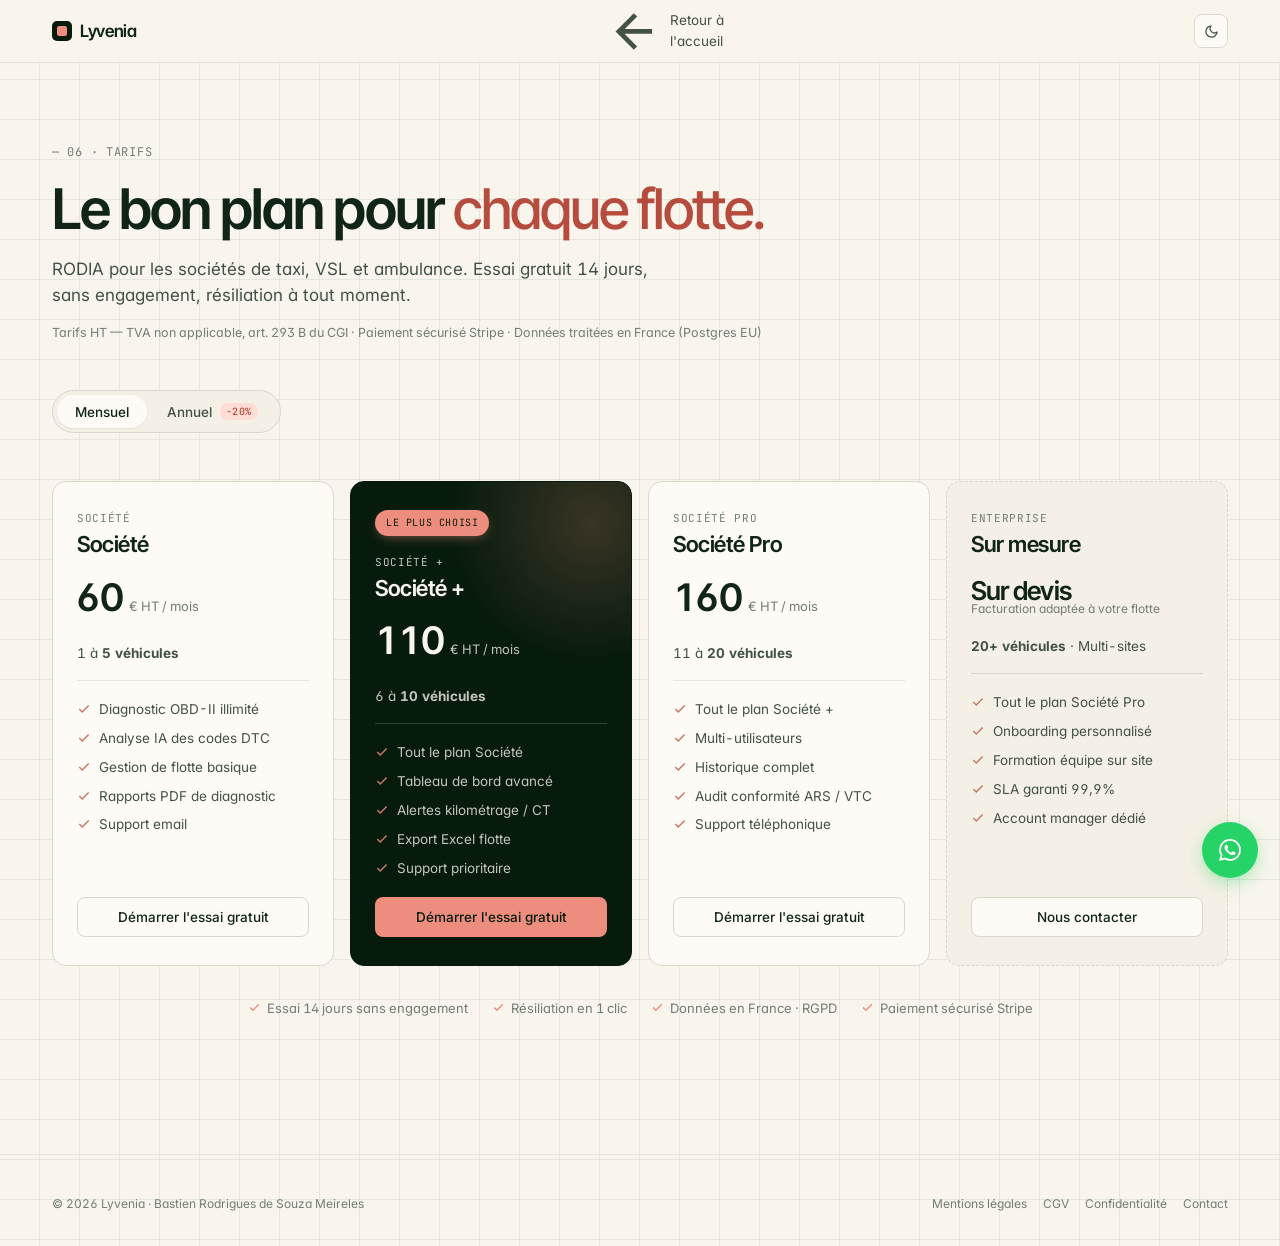
<file: tarifs.html>
<!DOCTYPE html>
<html lang="fr">
<head>
<meta charset="UTF-8">
<title>Tarifs RODIA — Lyvenia</title>
<meta name="viewport" content="width=device-width, initial-scale=1">
<meta name="robots" content="noindex">
<meta name="description" content="Tarifs RODIA — Diagnostic embarqué pour sociétés de taxi, VSL, ambulance. Essai gratuit 14 jours, sans engagement.">

<link rel="preconnect" href="https://fonts.googleapis.com">
<link rel="preconnect" href="https://fonts.gstatic.com" crossorigin>
<link href="https://fonts.googleapis.com/css2?family=Inter+Tight:wght@400;500;600;700&family=Inter:wght@400;500;600&family=JetBrains+Mono:wght@400;500&display=swap" rel="stylesheet">

<style>
  /* ══════════════════════════════════════════════════════════════════════════
     DA Lyvenia — variables OKLCH partagées avec index.html
     ══════════════════════════════════════════════════════════════════════════ */
  :root, [data-theme="light"] {
    --bg: oklch(0.97 0.012 85);
    --bg-soft: oklch(0.955 0.015 85);
    --surface: oklch(0.99 0.008 85);
    --ink: oklch(0.24 0.04 150);
    --ink-2: oklch(0.42 0.03 150);
    --ink-3: oklch(0.58 0.02 150);
    --line: oklch(0.88 0.015 110);
    --line-soft: oklch(0.92 0.012 110);
    --accent: oklch(0.74 0.12 30);
    --accent-ink: oklch(0.55 0.14 30);
    --accent-soft: oklch(0.93 0.05 30);
    --warn: oklch(0.68 0.14 55);
    --ok: oklch(0.55 0.12 150);
    --danger: oklch(0.6 0.18 25);
    --featured-bg: oklch(0.2 0.04 150);
    --featured-ink: oklch(0.97 0.012 85);
    --featured-ink-2: oklch(0.82 0.02 110);
    --featured-chip-bg: oklch(0.26 0.045 150);
    --featured-chip-line: oklch(0.36 0.04 150);
    --featured-chip-ink: oklch(0.88 0.02 85);
    --btn-primary-bg: var(--ink);
    --btn-primary-ink: oklch(0.97 0.012 85);
    --btn-primary-hover: oklch(0.32 0.05 150);
    --shadow-mock: 0 1px 0 rgba(40,60,45,.03), 0 20px 40px -20px rgba(30,50,40,.15);
    --grid-tint: oklch(0.88 0.02 140 / 0.5);
    --modal-overlay: oklch(0.18 0.04 150 / 0.55);
    --r: 10px;
  }
  [data-theme="dark"] {
    --bg: oklch(0.18 0.035 150);
    --bg-soft: oklch(0.22 0.035 150);
    --surface: oklch(0.24 0.035 150);
    --ink: oklch(0.96 0.018 85);
    --ink-2: oklch(0.78 0.02 110);
    --ink-3: oklch(0.58 0.025 140);
    --line: oklch(0.32 0.03 150);
    --line-soft: oklch(0.28 0.03 150);
    --accent: oklch(0.78 0.11 30);
    --accent-ink: oklch(0.82 0.12 30);
    --accent-soft: oklch(0.34 0.08 30);
    --warn: oklch(0.75 0.14 55);
    --ok: oklch(0.72 0.13 150);
    --danger: oklch(0.7 0.18 25);
    --featured-bg: oklch(0.28 0.04 150);
    --featured-ink: oklch(0.96 0.018 85);
    --featured-ink-2: oklch(0.8 0.02 110);
    --featured-chip-bg: oklch(0.33 0.04 150);
    --featured-chip-line: oklch(0.42 0.04 150);
    --featured-chip-ink: oklch(0.88 0.02 85);
    --btn-primary-bg: var(--accent);
    --btn-primary-ink: oklch(0.2 0.04 30);
    --btn-primary-hover: oklch(0.82 0.12 30);
    --shadow-mock: 0 1px 0 rgba(0,0,0,.3), 0 20px 40px -20px rgba(0,0,0,.6);
    --grid-tint: oklch(0.3 0.035 150 / 0.4);
    --modal-overlay: oklch(0.08 0.02 150 / 0.7);
  }

  html { transition: background .3s ease; }
  body { transition: background .3s ease, color .3s ease; }

  * { box-sizing: border-box; }
  html, body { margin: 0; padding: 0; }
  body {
    background: var(--bg);
    color: var(--ink);
    font-family: 'Inter', system-ui, sans-serif;
    font-size: 15px;
    line-height: 1.55;
    -webkit-font-smoothing: antialiased;
    font-feature-settings: "ss01", "cv11", "tnum";
    background-image:
      linear-gradient(var(--grid-tint) 1px, transparent 1px),
      linear-gradient(90deg, var(--grid-tint) 1px, transparent 1px);
    background-size: 40px 40px;
    background-position: -1px -1px;
  }

  h1, h2, h3, h4 { font-family: 'Inter Tight', sans-serif; font-weight: 600; letter-spacing: -0.02em; margin: 0; color: var(--ink); }
  .mono { font-family: 'JetBrains Mono', monospace; font-size: 11px; letter-spacing: 0.02em; text-transform: uppercase; color: var(--ink-3); }
  a { color: inherit; text-decoration: none; }
  .wrap { max-width: 1240px; margin: 0 auto; padding: 0 32px; }

  /* ── Boutons ── */
  .btn { display: inline-flex; align-items: center; gap: 8px; padding: 9px 14px; border-radius: 8px; font-size: 13.5px; font-weight: 500; border: 1px solid transparent; cursor: pointer; transition: all .15s ease; font-family: inherit; }
  .btn-ghost { color: var(--ink-2); }
  .btn-ghost:hover { color: var(--ink); background: var(--bg-soft); }
  .btn-outline { border-color: var(--line); background: var(--surface); color: var(--ink); }
  .btn-outline:hover { border-color: var(--ink); }
  .btn-primary { background: var(--btn-primary-bg); color: var(--btn-primary-ink); }
  .btn-primary:hover { background: var(--btn-primary-hover); }
  .btn:disabled { opacity: .55; cursor: not-allowed; }
  .btn svg { width: 14px; height: 14px; }
  .btn-block { width: 100%; justify-content: center; padding: 11px 14px; }
  .btn-lg { padding: 11px 18px; font-size: 14px; }

  /* ── Theme toggle ── */
  .theme-toggle { width: 34px; height: 34px; border-radius: 8px; border: 1px solid var(--line); background: var(--surface); display: grid; place-items: center; cursor: pointer; color: var(--ink-2); transition: all .15s; }
  .theme-toggle:hover { color: var(--ink); border-color: var(--ink-3); }
  .theme-toggle svg { width: 15px; height: 15px; }
  .theme-toggle .sun { display: none; }
  [data-theme="dark"] .theme-toggle .sun { display: block; }
  [data-theme="dark"] .theme-toggle .moon { display: none; }

  /* ── Nav ── */
  nav.top {
    position: sticky; top: 0; z-index: 50;
    background: color-mix(in oklch, var(--bg) 85%, transparent);
    backdrop-filter: blur(10px);
    border-bottom: 1px solid var(--line-soft);
  }
  nav.top .wrap { display: flex; align-items: center; justify-content: space-between; height: 62px; }
  .brand { font-family: 'Inter Tight'; font-weight: 600; font-size: 17px; letter-spacing: -0.02em; display: flex; align-items: center; gap: 8px; }
  .brand .mark { width: 20px; height: 20px; border-radius: 5px; background: var(--featured-bg); position: relative; }
  .brand .mark::after { content: ""; position: absolute; inset: 5px; border-radius: 2px; background: var(--accent); }
  .nav-back { font-size: 13.5px; color: var(--ink-2); display: inline-flex; align-items: center; gap: 6px; }
  .nav-back:hover { color: var(--ink); }
  .nav-cta { display: flex; gap: 10px; align-items: center; }

  /* ══════════════════════════════════════════════════════════════════════════
     HEADER + PRICING
     ══════════════════════════════════════════════════════════════════════════ */
  header.page-head { padding: 80px 0 48px; }
  header.page-head .eyebrow { font-family: 'JetBrains Mono', monospace; font-size: 12px; text-transform: uppercase; letter-spacing: 0.06em; color: var(--ink-3); margin-bottom: 18px; }
  header.page-head h1 { font-size: clamp(36px, 4.5vw, 56px); line-height: 1.04; letter-spacing: -0.035em; margin: 0 0 18px; max-width: 720px; }
  header.page-head h1 em { font-style: normal; color: var(--accent-ink); font-weight: 500; }
  header.page-head p.lead { font-size: 17px; color: var(--ink-2); max-width: 620px; margin: 0; }
  header.page-head .legal { font-size: 12.5px; color: var(--ink-3); margin-top: 14px; }

  /* Toggle mensuel/annuel */
  .period-toggle { display: inline-flex; padding: 4px; background: var(--bg-soft); border: 1px solid var(--line); border-radius: 99px; gap: 2px; margin: 36px 0 0; }
  .period-btn { padding: 8px 18px; border-radius: 99px; font-size: 13.5px; font-weight: 500; color: var(--ink-2); background: transparent; border: none; cursor: pointer; font-family: inherit; transition: all .2s; display: inline-flex; align-items: center; gap: 8px; }
  .period-btn:hover { color: var(--ink); }
  .period-btn.is-active { background: var(--surface); color: var(--ink); box-shadow: 0 1px 2px rgba(0,0,0,.06); }
  .period-save { font-family: 'JetBrains Mono', monospace; font-size: 10px; padding: 2px 6px; border-radius: 99px; background: var(--accent-soft); color: var(--accent-ink); letter-spacing: 0.04em; }

  /* Grille pricing — 4 cards */
  section.pricing { padding: 0 0 96px; }
  .pricing-grid { display: grid; grid-template-columns: repeat(4, 1fr); gap: 16px; }
  .price-card {
    border: 1px solid var(--line); border-radius: 14px; padding: 28px 24px;
    background: var(--surface); display: flex; flex-direction: column; gap: 18px; min-height: 480px;
    position: relative;
  }
  .price-card.featured {
    background: var(--featured-bg); color: var(--featured-ink);
    border-color: var(--featured-bg); overflow: hidden;
  }
  .price-card.featured::before {
    content: ""; position: absolute; top: -100px; right: -100px; width: 280px; height: 280px;
    background: radial-gradient(circle, var(--accent) 0%, transparent 70%); opacity: 0.22;
  }
  .price-card.enterprise { background: var(--bg-soft); border-style: dashed; }

  .price-card > * { position: relative; z-index: 1; }

  .price-tier {
    font-family: 'JetBrains Mono', monospace; font-size: 11px; text-transform: uppercase;
    letter-spacing: 0.06em; color: var(--ink-3);
  }
  .price-card.featured .price-tier { color: var(--featured-ink-2); }

  .price-name { font-family: 'Inter Tight'; font-weight: 600; font-size: 22px; letter-spacing: -0.02em; }

  .price-num { display: flex; align-items: baseline; gap: 6px; margin-top: -2px; }
  .price-num .amount { font-family: 'Inter Tight'; font-weight: 600; font-size: 38px; letter-spacing: -0.03em; line-height: 1; }
  .price-num .unit { font-size: 13px; color: var(--ink-3); }
  .price-card.featured .price-num .unit { color: var(--featured-ink-2); }
  .price-num .amount-text { font-size: 26px; font-weight: 600; }

  .price-billed { font-size: 12px; color: var(--ink-3); min-height: 1.1em; margin-top: -4px; }
  .price-card.featured .price-billed { color: var(--featured-ink-2); }

  .price-fleet {
    font-size: 13.5px; color: var(--ink-2);
    padding-bottom: 16px; border-bottom: 1px solid var(--line-soft);
  }
  .price-card.featured .price-fleet { color: var(--featured-ink-2); border-color: var(--featured-chip-line); }
  .price-card.enterprise .price-fleet { border-color: var(--line); }
  .price-fleet strong { color: inherit; }

  .price-feats { list-style: none; margin: 0; padding: 0; display: flex; flex-direction: column; gap: 8px; flex: 1; }
  .price-feats li {
    font-size: 13.5px; color: var(--ink-2); display: flex; gap: 8px; align-items: flex-start;
  }
  .price-card.featured .price-feats li { color: var(--featured-ink-2); }
  .price-feats li::before { content: ""; width: 14px; height: 14px; flex-shrink: 0; margin-top: 3px; background-image: url("data:image/svg+xml;utf8,<svg xmlns='http://www.w3.org/2000/svg' viewBox='0 0 24 24' fill='none' stroke='%23c87864' stroke-width='2.5'><path d='M20 6 9 17l-5-5'/></svg>"); background-size: contain; background-repeat: no-repeat; }

  /* CTA dans card featured = bouton accent */
  .price-card.featured .btn-primary { background: var(--accent); color: var(--featured-bg); }
  .price-card.featured .btn-primary:hover { background: oklch(0.82 0.12 30); }
  .price-card.featured .btn-outline { background: var(--featured-chip-bg); border-color: var(--featured-chip-line); color: var(--featured-chip-ink); }
  .price-card.featured .btn-outline:hover { border-color: var(--accent); }

  .price-badge {
    align-self: flex-start;
    font-family: 'JetBrains Mono', monospace; font-size: 10px; text-transform: uppercase; letter-spacing: 0.06em;
    padding: 5px 11px; background: var(--accent); color: var(--featured-bg);
    border-radius: 99px; white-space: nowrap;
    box-shadow: 0 4px 12px -4px color-mix(in oklch, var(--accent) 60%, transparent);
  }

  .pricing-foot {
    margin-top: 32px; text-align: center; font-size: 13px; color: var(--ink-3);
    display: flex; gap: 24px; justify-content: center; flex-wrap: wrap;
  }
  .pricing-foot span { display: inline-flex; align-items: center; gap: 6px; }
  .pricing-foot svg { width: 13px; height: 13px; color: var(--accent); }

  /* ══════════════════════════════════════════════════════════════════════════
     MODALS — Inscription + Enterprise
     ══════════════════════════════════════════════════════════════════════════ */
  .modal { position: fixed; inset: 0; z-index: 1000; display: flex; align-items: center; justify-content: center; padding: 24px; animation: modalFadeIn .18s ease-out; }
  .modal[hidden] { display: none; }
  @keyframes modalFadeIn { from { opacity: 0; } to { opacity: 1; } }
  .modal-backdrop { position: absolute; inset: 0; background: var(--modal-overlay); backdrop-filter: blur(6px); cursor: pointer; }
  .modal-card {
    position: relative; background: var(--surface); border: 1px solid var(--line); border-radius: 14px;
    width: 100%; max-width: 540px; max-height: 92vh; overflow-y: auto;
    padding: 32px; box-shadow: 0 24px 60px -16px rgba(30,50,40,.25);
    animation: modalSlideUp .22s ease-out;
  }
  @keyframes modalSlideUp { from { transform: translateY(16px); opacity: 0; } to { transform: translateY(0); opacity: 1; } }
  .modal-close {
    position: absolute; top: 12px; right: 12px; width: 32px; height: 32px;
    border-radius: 8px; border: none; background: transparent; color: var(--ink-3);
    font-size: 22px; line-height: 1; cursor: pointer; transition: all .15s;
  }
  .modal-close:hover { background: var(--bg-soft); color: var(--ink); }

  .modal-header { margin-bottom: 22px; }
  .modal-eyebrow {
    display: inline-block; font-family: 'JetBrains Mono', monospace; font-size: 10.5px;
    text-transform: uppercase; letter-spacing: 0.06em; color: var(--accent-ink);
    background: var(--accent-soft); padding: 4px 10px; border-radius: 6px; margin-bottom: 12px;
  }
  .modal-header h2 { font-size: 22px; font-weight: 600; letter-spacing: -0.02em; margin-bottom: 6px; }
  .modal-sub { color: var(--ink-2); font-size: 14px; margin: 0; }

  .modal-form { display: flex; flex-direction: column; gap: 14px; }
  .modal-row { display: flex; gap: 12px; }
  .modal-row .field { flex: 1; }
  .modal-row .flex-2 { flex: 2; }

  .field { display: flex; flex-direction: column; gap: 5px; min-width: 0; }
  .field label { font-size: 12.5px; font-weight: 500; color: var(--ink); display: flex; gap: 4px; align-items: baseline; }
  .field .req { color: var(--accent-ink); }
  .field .opt { color: var(--ink-3); font-weight: 400; font-size: 11.5px; }
  .field input, .field select, .field textarea {
    width: 100%; padding: 10px 12px; border-radius: 8px;
    border: 1px solid var(--line); background: var(--bg);
    color: var(--ink); font-family: inherit; font-size: 14px;
    transition: border-color .15s, box-shadow .15s;
  }
  .field input:focus, .field select:focus, .field textarea:focus {
    outline: none; border-color: var(--ink-3);
    box-shadow: 0 0 0 3px color-mix(in oklch, var(--accent) 15%, transparent);
  }
  .field input::placeholder, .field textarea::placeholder { color: var(--ink-3); opacity: .7; }
  .field textarea { resize: vertical; min-height: 76px; font-family: inherit; }
  .field .hint { font-size: 11.5px; color: var(--ink-3); }

  /* SIRET avec status (loading/ok/ko/warn) */
  .siret-wrap { position: relative; }
  .siret-status { position: absolute; right: 12px; top: 50%; transform: translateY(-50%); font-size: 14px; pointer-events: none; line-height: 1; }
  .siret-status.is-loading::after { content: "⏳"; animation: siretSpin 1s linear infinite; display: inline-block; }
  .siret-status.is-ok::after  { content: "✓"; color: var(--ok); font-weight: 700; }
  .siret-status.is-ko::after  { content: "✗"; color: var(--danger); font-weight: 700; }
  .siret-status.is-warn::after{ content: "⚠"; color: var(--warn); font-weight: 700; }
  @keyframes siretSpin { from { transform: translateY(-50%) rotate(0); } to { transform: translateY(-50%) rotate(360deg); } }

  /* Récap tarif */
  .modal-summary {
    background: var(--bg-soft); border: 1px solid var(--line-soft); border-radius: 10px;
    padding: 12px 14px; display: flex; flex-direction: column; gap: 6px; margin-top: 4px;
  }
  .modal-summary-row { display: flex; justify-content: space-between; align-items: baseline; font-size: 13px; color: var(--ink-2); }
  .modal-summary-row strong { color: var(--ink); font-weight: 500; }
  .modal-summary-row.total {
    border-top: 1px solid var(--line); padding-top: 7px; margin-top: 3px;
  }
  .modal-summary-row.total strong { color: var(--accent-ink); font-weight: 600; }

  .modal-consent {
    display: flex; align-items: flex-start; gap: 9px;
    font-size: 12.5px; color: var(--ink-2); line-height: 1.5;
    cursor: pointer; user-select: none;
  }
  .modal-consent input {
    width: 16px; height: 16px; margin-top: 1px; flex-shrink: 0;
    accent-color: var(--accent); cursor: pointer;
  }
  .modal-consent a { color: var(--accent-ink); text-decoration: underline; }

  .modal-error {
    background: color-mix(in oklch, var(--danger) 10%, var(--bg));
    border: 1px solid color-mix(in oklch, var(--danger) 30%, var(--line));
    color: var(--danger); padding: 10px 12px; border-radius: 8px; font-size: 13px;
  }
  .modal-foot { font-size: 11.5px; color: var(--ink-3); text-align: center; margin: 12px 0 0; line-height: 1.5; }
  .modal-foot a { color: var(--accent-ink); }

  .modal-success { text-align: center; padding: 36px 8px 12px; }
  .modal-success .check {
    width: 56px; height: 56px; border-radius: 50%; background: var(--accent-soft);
    display: grid; place-items: center; margin: 0 auto 16px; color: var(--accent-ink); font-size: 28px;
  }
  .modal-success h3 { font-size: 18px; margin-bottom: 6px; }
  .modal-success p { color: var(--ink-2); font-size: 14px; margin: 0; }

  /* ══════════════════════════════════════════════════════════════════════════
     FOOTER
     ══════════════════════════════════════════════════════════════════════════ */
  footer { border-top: 1px solid var(--line-soft); padding: 40px 0 32px; margin-top: 40px; }
  footer .wrap { display: flex; justify-content: space-between; align-items: center; gap: 24px; flex-wrap: wrap; }
  footer .copy { font-size: 12px; color: var(--ink-3); }
  footer .links { font-size: 12px; color: var(--ink-3); display: flex; gap: 16px; }
  footer .links a:hover { color: var(--ink); }

  /* ══════════════════════════════════════════════════════════════════════════
     RESPONSIVE
     ══════════════════════════════════════════════════════════════════════════ */
  @media (max-width: 1100px) {
    .pricing-grid { grid-template-columns: repeat(2, 1fr); }
  }
  @media (max-width: 720px) {
    .pricing-grid { grid-template-columns: 1fr; }
    .modal-row { flex-direction: column; }
    .modal-card { padding: 24px 20px; }
    header.page-head { padding: 56px 0 32px; }
    nav.top .nav-back span { display: none; }
  }
</style>
</head>
<body>

<!-- ══════════ NAV ══════════ -->
<nav class="top">
  <div class="wrap">
    <a href="/" class="brand"><span class="mark"></span>Lyvenia</a>
    <a href="/" class="nav-back">
      <svg viewBox="0 0 24 24" fill="none" stroke="currentColor" stroke-width="2"><path d="M19 12H5M12 19l-7-7 7-7"/></svg>
      <span>Retour à l'accueil</span>
    </a>
    <div class="nav-cta">
      <button class="theme-toggle" id="themeToggle" aria-label="Thème">
        <svg class="moon" viewBox="0 0 24 24" fill="none" stroke="currentColor" stroke-width="2" stroke-linecap="round" stroke-linejoin="round"><path d="M21 12.79A9 9 0 1 1 11.21 3 7 7 0 0 0 21 12.79z"/></svg>
        <svg class="sun" viewBox="0 0 24 24" fill="none" stroke="currentColor" stroke-width="2" stroke-linecap="round" stroke-linejoin="round"><circle cx="12" cy="12" r="4"/><path d="M12 2v2M12 20v2M4.93 4.93l1.41 1.41M17.66 17.66l1.41 1.41M2 12h2M20 12h2M4.93 19.07l1.41-1.41M17.66 6.34l1.41-1.41"/></svg>
      </button>
    </div>
  </div>
</nav>

<!-- ══════════ HEADER ══════════ -->
<header class="page-head">
  <div class="wrap">
    <div class="eyebrow">— 06 · Tarifs</div>
    <h1>Le bon plan pour <em>chaque flotte.</em></h1>
    <p class="lead">RODIA pour les sociétés de taxi, VSL et ambulance. Essai gratuit 14 jours, sans engagement, résiliation à tout moment.</p>
    <p class="legal">Tarifs HT — TVA non applicable, art. 293 B du CGI · Paiement sécurisé Stripe · Données traitées en France (Postgres EU)</p>

    <!-- Toggle Mensuel/Annuel -->
    <div class="period-toggle" role="tablist">
      <button type="button" class="period-btn is-active" data-period="monthly" role="tab" aria-selected="true">Mensuel</button>
      <button type="button" class="period-btn" data-period="annual" role="tab" aria-selected="false">
        Annuel <span class="period-save">−20%</span>
      </button>
    </div>
  </div>
</header>

<!-- ══════════ PRICING ══════════ -->
<section class="pricing">
  <div class="wrap">
    <div class="pricing-grid">

      <!-- ── Société (1-5) ── -->
      <div class="price-card" data-tier="solo">
        <div>
          <div class="price-tier">Société</div>
          <div class="price-name">Société</div>
        </div>
        <div>
          <div class="price-num">
            <span class="amount" data-monthly="60" data-annual="48">60</span>
            <span class="unit">€ HT / mois</span>
          </div>
          <div class="price-billed" data-monthly-text="" data-annual-text="Facturé 576 € HT/an"></div>
        </div>
        <div class="price-fleet">1 à <strong>5 véhicules</strong></div>
        <ul class="price-feats">
          <li>Diagnostic OBD-II illimité</li>
          <li>Analyse IA des codes DTC</li>
          <li>Gestion de flotte basique</li>
          <li>Rapports PDF de diagnostic</li>
          <li>Support email</li>
        </ul>
        <button type="button" class="btn btn-outline btn-block js-checkout" data-tier="solo">Démarrer l'essai gratuit</button>
      </div>

      <!-- ── Société + (6-10) — featured ── -->
      <div class="price-card featured" data-tier="flotte">
        <div class="price-badge">Le plus choisi</div>
        <div>
          <div class="price-tier">Société +</div>
          <div class="price-name">Société +</div>
        </div>
        <div>
          <div class="price-num">
            <span class="amount" data-monthly="110" data-annual="88">110</span>
            <span class="unit">€ HT / mois</span>
          </div>
          <div class="price-billed" data-monthly-text="" data-annual-text="Facturé 1 056 € HT/an"></div>
        </div>
        <div class="price-fleet">6 à <strong>10 véhicules</strong></div>
        <ul class="price-feats">
          <li>Tout le plan Société</li>
          <li>Tableau de bord avancé</li>
          <li>Alertes kilométrage / CT</li>
          <li>Export Excel flotte</li>
          <li>Support prioritaire</li>
        </ul>
        <button type="button" class="btn btn-primary btn-block js-checkout" data-tier="flotte">Démarrer l'essai gratuit</button>
      </div>

      <!-- ── Société Pro (11-20) ── -->
      <div class="price-card" data-tier="pro">
        <div>
          <div class="price-tier">Société Pro</div>
          <div class="price-name">Société Pro</div>
        </div>
        <div>
          <div class="price-num">
            <span class="amount" data-monthly="160" data-annual="128">160</span>
            <span class="unit">€ HT / mois</span>
          </div>
          <div class="price-billed" data-monthly-text="" data-annual-text="Facturé 1 536 € HT/an"></div>
        </div>
        <div class="price-fleet">11 à <strong>20 véhicules</strong></div>
        <ul class="price-feats">
          <li>Tout le plan Société +</li>
          <li>Multi-utilisateurs</li>
          <li>Historique complet</li>
          <li>Audit conformité ARS / VTC</li>
          <li>Support téléphonique</li>
        </ul>
        <button type="button" class="btn btn-outline btn-block js-checkout" data-tier="pro">Démarrer l'essai gratuit</button>
      </div>

      <!-- ── Enterprise ── -->
      <div class="price-card enterprise" data-tier="enterprise">
        <div>
          <div class="price-tier">Enterprise</div>
          <div class="price-name">Sur mesure</div>
        </div>
        <div>
          <div class="price-num">
            <span class="amount amount-text">Sur devis</span>
          </div>
          <div class="price-billed">Facturation adaptée à votre flotte</div>
        </div>
        <div class="price-fleet"><strong>20+ véhicules</strong> · Multi-sites</div>
        <ul class="price-feats">
          <li>Tout le plan Société Pro</li>
          <li>Onboarding personnalisé</li>
          <li>Formation équipe sur site</li>
          <li>SLA garanti 99,9%</li>
          <li>Account manager dédié</li>
        </ul>
        <button type="button" class="btn btn-outline btn-block js-enterprise">Nous contacter</button>
      </div>

    </div>

    <div class="pricing-foot">
      <span><svg viewBox="0 0 24 24" fill="none" stroke="currentColor" stroke-width="2.5"><path d="M20 6 9 17l-5-5"/></svg>Essai 14 jours sans engagement</span>
      <span><svg viewBox="0 0 24 24" fill="none" stroke="currentColor" stroke-width="2.5"><path d="M20 6 9 17l-5-5"/></svg>Résiliation en 1 clic</span>
      <span><svg viewBox="0 0 24 24" fill="none" stroke="currentColor" stroke-width="2.5"><path d="M20 6 9 17l-5-5"/></svg>Données en France · RGPD</span>
      <span><svg viewBox="0 0 24 24" fill="none" stroke="currentColor" stroke-width="2.5"><path d="M20 6 9 17l-5-5"/></svg>Paiement sécurisé Stripe</span>
    </div>
  </div>
</section>

<!-- ══════════ FOOTER ══════════ -->
<footer>
  <div class="wrap">
    <span class="copy">© 2026 Lyvenia · Bastien Rodrigues de Souza Meireles</span>
    <span class="links">
      <a href="/mentions-legales.html">Mentions légales</a>
      <a href="/cgv.html">CGV</a>
      <a href="/politique-confidentialite.html">Confidentialité</a>
      <a href="mailto:contact@lyvenia.fr">Contact</a>
    </span>
  </div>
</footer>

<!-- ══════════════════════════════════════════════════════════
     MODAL : Démarrer l'essai (3 tiers payants)
     ══════════════════════════════════════════════════════════ -->
<div class="modal" id="checkoutModal" hidden role="dialog" aria-modal="true" aria-labelledby="checkoutTitle">
  <div class="modal-backdrop" data-close-modal></div>
  <div class="modal-card">
    <button type="button" class="modal-close" data-close-modal aria-label="Fermer">×</button>
    <div class="modal-header">
      <span class="modal-eyebrow">Essai 14 jours · Sans engagement</span>
      <h2 id="checkoutTitle">Démarrer <span id="modalTierLabel">RODIA</span></h2>
      <p class="modal-sub">Renseignez votre SIRET, on remplit le reste pour vous.</p>
    </div>

    <form class="modal-form" id="checkoutForm" novalidate>
      <!-- SIRET avec auto-fill -->
      <div class="field">
        <label for="f-siret">SIRET <span class="req">*</span></label>
        <div class="siret-wrap">
          <input type="text" id="f-siret" name="siret" inputmode="numeric" maxlength="14" placeholder="14 chiffres" required>
          <span class="siret-status" id="siretStatus" aria-live="polite"></span>
        </div>
        <span class="hint">On remplit nom et adresse depuis l'INSEE.</span>
      </div>

      <div class="field">
        <label for="f-company">Nom de société <span class="req">*</span></label>
        <input type="text" id="f-company" name="company_name" placeholder="Auto-rempli depuis SIRET" required>
      </div>

      <div class="field">
        <label for="f-address">Adresse</label>
        <input type="text" id="f-address" name="address" placeholder="Auto-rempli">
      </div>
      <div class="modal-row">
        <div class="field flex-2">
          <label for="f-city">Ville</label>
          <input type="text" id="f-city" name="city" placeholder="Auto-rempli">
        </div>
        <div class="field">
          <label for="f-zip">Code postal</label>
          <input type="text" id="f-zip" name="zip_code" placeholder="Auto">
        </div>
      </div>

      <div class="field">
        <label for="f-email">Email professionnel <span class="req">*</span></label>
        <input type="email" id="f-email" name="email" placeholder="contact@votre-societe.fr" required>
      </div>

      <div class="modal-row">
        <div class="field">
          <label for="f-phone">Téléphone <span class="opt">(optionnel)</span></label>
          <input type="tel" id="f-phone" name="phone" placeholder="06 12 34 56 78">
        </div>
        <div class="field">
          <label for="f-activity">Activité <span class="opt">(optionnel)</span></label>
          <select id="f-activity" name="activity">
            <option value="">Sélectionner…</option>
            <option value="taxi">Taxi / VTC</option>
            <option value="vsl">VSL</option>
            <option value="ambulance">Ambulance</option>
            <option value="mixte">Mixte (plusieurs)</option>
            <option value="autre">Autre</option>
          </select>
        </div>
      </div>

      <div class="modal-summary">
        <div class="modal-summary-row"><span>Plan</span><strong id="summaryPlan">—</strong></div>
        <div class="modal-summary-row"><span>Essai</span><strong>14 jours, sans engagement</strong></div>
        <div class="modal-summary-row total"><span>Puis</span><strong id="summaryPrice">—</strong></div>
      </div>

      <label class="modal-consent">
        <input type="checkbox" id="f-cgv" name="cgv" required>
        <span>
          J'ai lu et j'accepte les
          <a href="/cgv.html" target="_blank" rel="noopener">Conditions Générales de Vente</a>
          et la
          <a href="/politique-confidentialite.html" target="_blank" rel="noopener">Politique de confidentialité</a>.
        </span>
      </label>

      <div class="modal-error" id="modalError" hidden></div>

      <button type="submit" class="btn btn-primary btn-block btn-lg" id="modalSubmit">
        Continuer vers le paiement
        <svg viewBox="0 0 24 24" fill="none" stroke="currentColor" stroke-width="2"><path d="M5 12h14M13 5l7 7-7 7"/></svg>
      </button>

      <p class="modal-foot">
        🔒 Paiement sécurisé via Stripe · Données traitées selon RGPD<br>
        Une question ? <a href="mailto:contact@lyvenia.fr">contact@lyvenia.fr</a>
      </p>
    </form>
  </div>
</div>

<!-- ══════════════════════════════════════════════════════════
     MODAL : Enterprise
     ══════════════════════════════════════════════════════════ -->
<div class="modal" id="enterpriseModal" hidden role="dialog" aria-modal="true" aria-labelledby="enterpriseTitle">
  <div class="modal-backdrop" data-close-modal></div>
  <div class="modal-card">
    <button type="button" class="modal-close" data-close-modal aria-label="Fermer">×</button>
    <div class="modal-header">
      <span class="modal-eyebrow">Plan Enterprise · Sur devis</span>
      <h2 id="enterpriseTitle">Parlons de votre flotte</h2>
      <p class="modal-sub">Plus de 20 véhicules ? Multi-sites ? Réponse sous 24h ouvrées.</p>
    </div>

    <form class="modal-form" id="enterpriseForm" novalidate>
      <div class="field">
        <label for="ef-company">Nom de société <span class="req">*</span></label>
        <input type="text" id="ef-company" name="company_name" required>
      </div>
      <div class="field">
        <label for="ef-email">Email professionnel <span class="req">*</span></label>
        <input type="email" id="ef-email" name="email" required>
      </div>
      <div class="modal-row">
        <div class="field">
          <label for="ef-phone">Téléphone</label>
          <input type="tel" id="ef-phone" name="phone">
        </div>
        <div class="field">
          <label for="ef-fleet">Taille de flotte <span class="req">*</span></label>
          <input type="text" id="ef-fleet" name="fleet_size" placeholder="Ex : 35 véhicules" required>
        </div>
      </div>
      <div class="field">
        <label for="ef-siret">SIRET <span class="opt">(optionnel)</span></label>
        <input type="text" id="ef-siret" name="siret" maxlength="14">
      </div>
      <div class="field">
        <label for="ef-message">Précisions <span class="opt">(optionnel)</span></label>
        <textarea id="ef-message" name="message" rows="3" placeholder="Multi-sites, besoins spécifiques, planning…"></textarea>
      </div>

      <div class="modal-error" id="enterpriseError" hidden></div>

      <button type="submit" class="btn btn-primary btn-block btn-lg" id="enterpriseSubmit">
        Envoyer ma demande
        <svg viewBox="0 0 24 24" fill="none" stroke="currentColor" stroke-width="2"><path d="M5 12h14M13 5l7 7-7 7"/></svg>
      </button>

      <p class="modal-foot">
        On vous recontacte sous 24h ouvrées (lun-ven).
      </p>
    </form>
  </div>
</div>

<!-- ══════════ SCRIPTS ══════════ -->
<script>
  // Theme toggle (synchro avec index.html via même localStorage key)
  (function(){
    const root = document.documentElement;
    const saved = localStorage.getItem('lyvenia-theme');
    const prefersDark = window.matchMedia('(prefers-color-scheme: dark)').matches;
    root.setAttribute('data-theme', saved || (prefersDark ? 'dark' : 'light'));
    document.getElementById('themeToggle').addEventListener('click', () => {
      const next = root.getAttribute('data-theme') === 'dark' ? 'light' : 'dark';
      root.setAttribute('data-theme', next);
      localStorage.setItem('lyvenia-theme', next);
    });
  })();
</script>
<!-- Bouton flottant support WhatsApp -->
<a href="https://wa.me/33695377389" target="_blank" rel="noopener" class="wa-float" aria-label="Support WhatsApp">
  <svg viewBox="0 0 24 24" fill="currentColor" width="22" height="22">
    <path d="M.057 24l1.687-6.163c-1.041-1.804-1.588-3.849-1.587-5.946.003-6.556 5.338-11.891 11.893-11.891 3.181.001 6.167 1.24 8.413 3.488 2.245 2.248 3.481 5.236 3.48 8.414-.003 6.557-5.338 11.892-11.893 11.892-1.99-.001-3.951-.5-5.688-1.448l-6.305 1.654zm6.597-3.807c1.676.995 3.276 1.591 5.392 1.592 5.448 0 9.886-4.434 9.889-9.885.002-5.462-4.415-9.89-9.881-9.892-5.452 0-9.887 4.434-9.889 9.884-.001 2.225.651 3.891 1.746 5.634l-.999 3.648 3.742-.981zm11.387-5.464c-.074-.124-.272-.198-.57-.347-.297-.149-1.758-.868-2.031-.967-.272-.099-.47-.149-.669.149-.198.297-.768.967-.941 1.165-.173.198-.347.223-.644.074-.297-.149-1.255-.462-2.39-1.475-.883-.788-1.48-1.761-1.653-2.059-.173-.297-.018-.458.13-.606.134-.133.297-.347.446-.521.151-.172.2-.296.3-.495.099-.198.05-.372-.025-.521-.075-.148-.669-1.611-.916-2.206-.242-.579-.487-.501-.669-.51l-.57-.01c-.198 0-.52.074-.792.372s-1.04 1.016-1.04 2.479 1.065 2.876 1.213 3.074c.149.198 2.096 3.2 5.077 4.487.709.306 1.262.489 1.694.626.712.226 1.36.194 1.872.118.571-.085 1.758-.719 2.006-1.413.248-.695.248-1.29.173-1.414z"/>
  </svg>
</a>

<style>
  .wa-float {
    position: fixed; right: 22px; bottom: 22px; z-index: 900;
    width: 56px; height: 56px; border-radius: 50%;
    background: #25d366; color: #fff;
    display: flex; align-items: center; justify-content: center;
    box-shadow: 0 6px 20px -4px rgba(37,211,102,.55);
    transition: transform .15s, box-shadow .15s;
  }
  .wa-float:hover { transform: scale(1.08); box-shadow: 0 8px 26px -4px rgba(37,211,102,.7); }
  @media (max-width: 600px) { .wa-float { width: 50px; height: 50px; right: 16px; bottom: 16px; } }
</style>

<script src="checkout.js"></script>

</body>
</html>
</file>
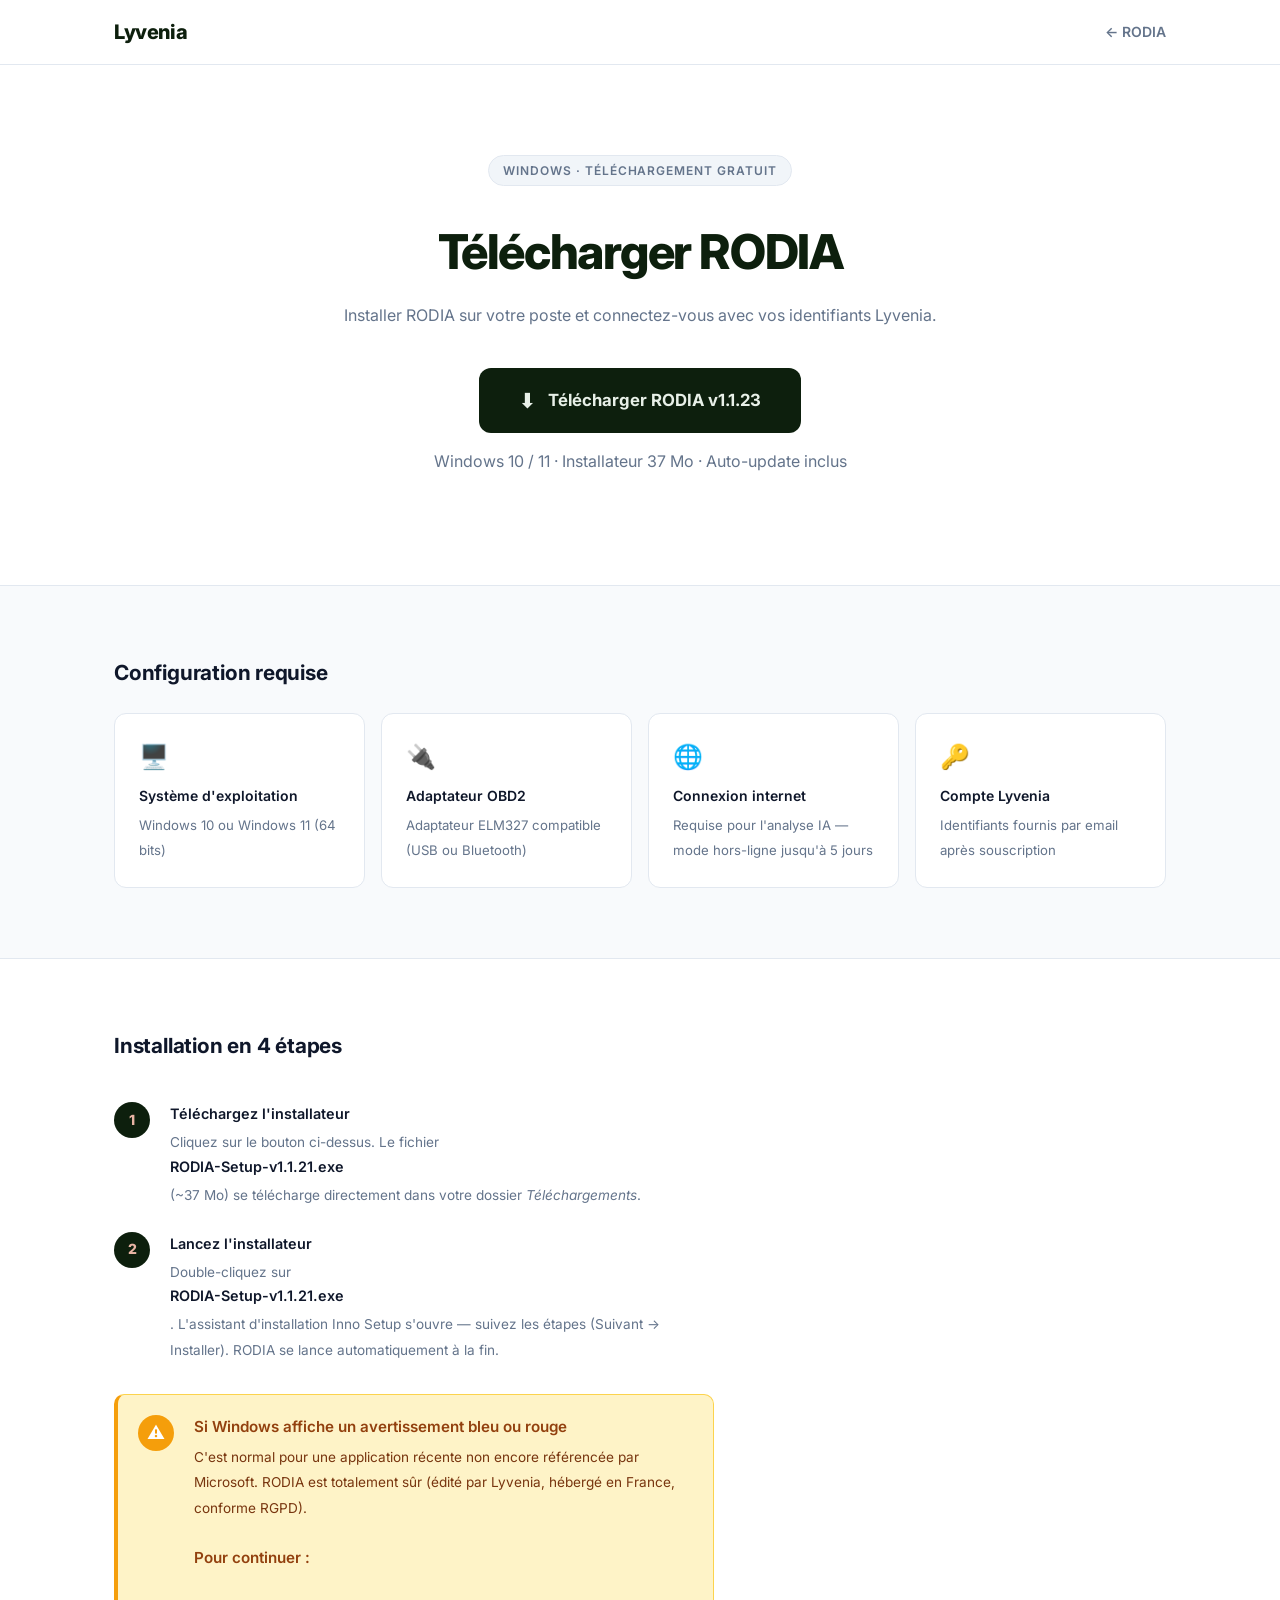
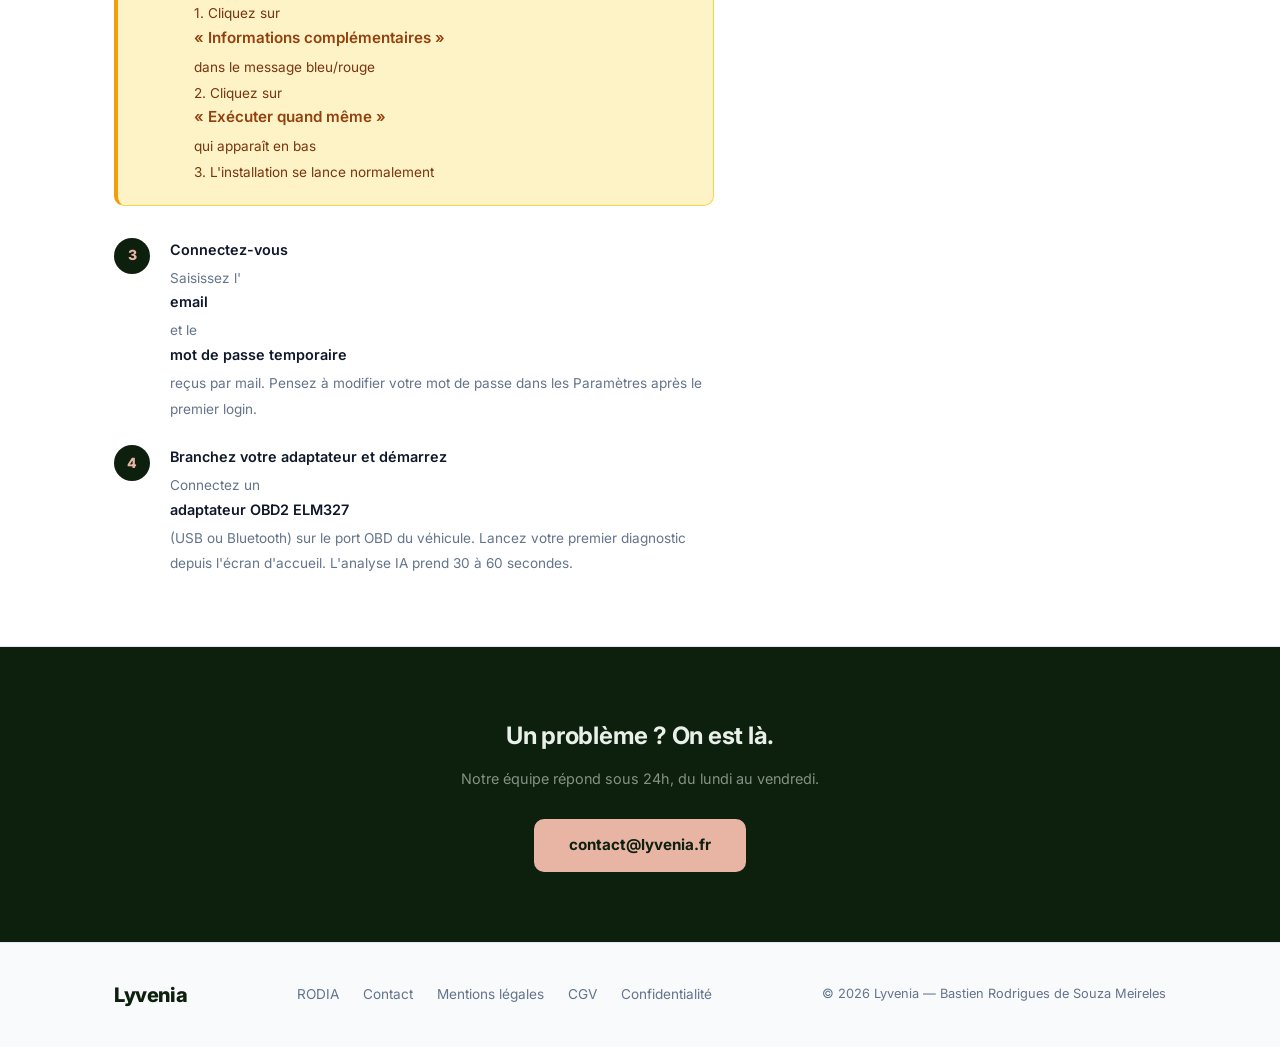
<file: telecharger.html>
<!DOCTYPE html>
<html lang="fr">
<head>
  <meta charset="UTF-8">
  <meta name="viewport" content="width=device-width, initial-scale=1.0">
  <meta name="robots" content="noindex, follow">
  <title>Télécharger RODIA — Lyvenia</title>
  <meta name="description" content="Téléchargez RODIA, le logiciel de diagnostic OBD2 pour Windows. Installation simple, connexion avec vos identifiants Lyvenia. Compatible Windows 10 et 11.">
  <link rel="icon" type="image/svg+xml" href="/favicon.svg">
  <link rel="canonical" href="https://lyvenia.fr/telecharger.html">

  <!-- Open Graph -->
  <meta property="og:type" content="website">
  <meta property="og:url" content="https://lyvenia.fr/telecharger.html">
  <meta property="og:title" content="Télécharger RODIA — Lyvenia">
  <meta property="og:description" content="Téléchargez RODIA, le logiciel de diagnostic OBD2 pour Windows. Compatible Windows 10 et 11.">
  <meta property="og:locale" content="fr_FR">

  <link rel="preconnect" href="https://fonts.googleapis.com">
  <link rel="preconnect" href="https://fonts.gstatic.com" crossorigin>
  <link href="https://fonts.googleapis.com/css2?family=Inter:wght@400;500;600;700;800&display=swap" rel="stylesheet">
  <link rel="stylesheet" href="lyvenia.css">
  <style>
    .dl-hero {
      padding: 90px 0 70px;
      text-align: center;
      border-bottom: 1px solid var(--border);
    }
    .dl-hero h1 {
      font-size: clamp(2rem, 4vw, 3rem);
      font-weight: 800;
      color: var(--green);
      letter-spacing: -.03em;
      margin-bottom: .75rem;
    }
    .dl-hero p {
      color: var(--text-muted);
      font-size: 1rem;
      margin-bottom: 2.5rem;
    }
    .dl-btn {
      display: inline-flex;
      align-items: center;
      gap: .75rem;
      padding: 1rem 2.5rem;
      background: var(--green);
      color: #e8f0e8;
      font-size: 1.05rem;
      font-weight: 700;
      border-radius: 12px;
      transition: transform .2s, box-shadow .2s;
      text-decoration: none;
    }
    .dl-btn:hover {
      transform: translateY(-2px);
      box-shadow: 0 16px 48px rgba(13,31,13,.25);
      color: #e8f0e8;
    }
    .dl-btn-icon { font-size: 1.3rem; }
    .dl-version {
      margin-top: 1rem;
      color: var(--text-muted);
      font-size: .8rem;
    }
    .dl-requirements {
      padding: 70px 0;
      background: var(--bg-alt);
      border-bottom: 1px solid var(--border);
    }
    .dl-requirements h2 {
      font-size: 1.3rem;
      font-weight: 700;
      color: var(--text);
      margin-bottom: 1.5rem;
      letter-spacing: -.01em;
    }
    .dl-req-grid {
      display: grid;
      grid-template-columns: repeat(auto-fit, minmax(220px, 1fr));
      gap: 1rem;
    }
    .dl-req-card {
      background: var(--bg);
      border: 1px solid var(--border);
      border-radius: 12px;
      padding: 1.5rem;
    }
    .dl-req-icon { font-size: 1.5rem; margin-bottom: .5rem; }
    .dl-req-card strong {
      display: block;
      font-size: .875rem;
      font-weight: 600;
      color: var(--text);
      margin-bottom: .3rem;
    }
    .dl-req-card span { font-size: .825rem; color: var(--text-muted); }
    .dl-steps {
      padding: 70px 0;
      background: var(--bg);
      border-bottom: 1px solid var(--border);
    }
    .dl-steps h2 {
      font-size: 1.3rem;
      font-weight: 700;
      color: var(--text);
      margin-bottom: 2.5rem;
      letter-spacing: -.01em;
    }
    .dl-steps-list {
      display: flex;
      flex-direction: column;
      gap: 1.5rem;
      max-width: 600px;
    }
    .dl-step {
      display: flex;
      gap: 1.25rem;
      align-items: flex-start;
    }
    .dl-step-num {
      width: 36px;
      height: 36px;
      border-radius: 50%;
      background: var(--green);
      color: var(--rose);
      font-size: .875rem;
      font-weight: 800;
      display: flex;
      align-items: center;
      justify-content: center;
      flex-shrink: 0;
    }
    .dl-step-content strong {
      display: block;
      font-size: .9rem;
      font-weight: 600;
      color: var(--text);
      margin-bottom: .25rem;
    }
    .dl-step-content span { font-size: .85rem; color: var(--text-muted); line-height: 1.6; }

    /* Étape spéciale "SmartScreen" — encadré jaune pour attirer l'attention */
    .dl-step-warn {
      background: #fef3c7;
      border: 1px solid #fcd34d;
      border-left: 4px solid #f59e0b;
      padding: 1.25rem;
      border-radius: 10px;
      margin: .5rem 0;
    }
    .dl-step-num-warn {
      background: #f59e0b !important;
      color: #fff !important;
      font-size: 1.1rem !important;
    }
    .dl-step-warn .dl-step-content strong {
      color: #92400e;
      font-size: .95rem;
    }
    .dl-step-warn .dl-step-content span {
      color: #78350f;
    }

    .dl-support {
      padding: 70px 0;
      background: var(--green);
      text-align: center;
    }
    .dl-support h2 {
      font-size: 1.5rem;
      font-weight: 700;
      color: #e8f0e8;
      margin-bottom: .75rem;
      letter-spacing: -.01em;
    }
    .dl-support p { color: rgba(232,240,232,.55); font-size: .9rem; margin-bottom: 1.75rem; }
  </style>
</head>
<body>

  <nav class="lh-nav">
    <div class="lh-container lh-nav-inner">
      <a href="/" class="lh-logo">Lyvenia</a>
      <a href="/rodia.html" class="lh-btn-nav">← RODIA</a>
    </div>
  </nav>

  <!-- ══ HERO ══ -->
  <section class="dl-hero">
    <div class="lh-container">
      <div class="lh-badge">Windows · Téléchargement gratuit</div>
      <h1>Télécharger RODIA</h1>
      <p>Installer RODIA sur votre poste et connectez-vous avec vos identifiants Lyvenia.</p>
      <a href="https://github.com/Lyvenia/rodia-releases/releases/download/v1.1.23/RODIA-Setup-v1.1.23.exe"
         class="dl-btn">
        <span class="dl-btn-icon">⬇</span>
        Télécharger RODIA v1.1.23
      </a>
      <p class="dl-version">Windows 10 / 11 · Installateur 37 Mo · Auto-update inclus</p>
    </div>
  </section>

  <!-- ══ REQUIREMENTS ══ -->
  <section class="dl-requirements">
    <div class="lh-container">
      <h2>Configuration requise</h2>
      <div class="dl-req-grid">
        <div class="dl-req-card">
          <div class="dl-req-icon">🖥️</div>
          <strong>Système d'exploitation</strong>
          <span>Windows 10 ou Windows 11 (64 bits)</span>
        </div>
        <div class="dl-req-card">
          <div class="dl-req-icon">🔌</div>
          <strong>Adaptateur OBD2</strong>
          <span>Adaptateur ELM327 compatible (USB ou Bluetooth)</span>
        </div>
        <div class="dl-req-card">
          <div class="dl-req-icon">🌐</div>
          <strong>Connexion internet</strong>
          <span>Requise pour l'analyse IA — mode hors-ligne jusqu'à 5 jours</span>
        </div>
        <div class="dl-req-card">
          <div class="dl-req-icon">🔑</div>
          <strong>Compte Lyvenia</strong>
          <span>Identifiants fournis par email après souscription</span>
        </div>
      </div>
    </div>
  </section>

  <!-- ══ STEPS ══ -->
  <section class="dl-steps">
    <div class="lh-container">
      <h2>Installation en 4 étapes</h2>
      <div class="dl-steps-list">
        <div class="dl-step">
          <div class="dl-step-num">1</div>
          <div class="dl-step-content">
            <strong>Téléchargez l'installateur</strong>
            <span>Cliquez sur le bouton ci-dessus. Le fichier <strong>RODIA-Setup-v1.1.21.exe</strong> (~37 Mo) se télécharge directement dans votre dossier <em>Téléchargements</em>.</span>
          </div>
        </div>

        <div class="dl-step">
          <div class="dl-step-num">2</div>
          <div class="dl-step-content">
            <strong>Lancez l'installateur</strong>
            <span>Double-cliquez sur <strong>RODIA-Setup-v1.1.21.exe</strong>. L'assistant d'installation Inno Setup s'ouvre — suivez les étapes (Suivant → Installer). RODIA se lance automatiquement à la fin.</span>
          </div>
        </div>

        <div class="dl-step dl-step-warn">
          <div class="dl-step-num dl-step-num-warn">⚠</div>
          <div class="dl-step-content">
            <strong>Si Windows affiche un avertissement bleu ou rouge</strong>
            <span>
              C'est normal pour une application récente non encore référencée par Microsoft.
              RODIA est totalement sûr (édité par Lyvenia, hébergé en France, conforme RGPD).
              <br><br>
              <strong>Pour continuer :</strong><br>
              1. Cliquez sur <strong>« Informations complémentaires »</strong> dans le message bleu/rouge<br>
              2. Cliquez sur <strong>« Exécuter quand même »</strong> qui apparaît en bas<br>
              3. L'installation se lance normalement
            </span>
          </div>
        </div>

        <div class="dl-step">
          <div class="dl-step-num">3</div>
          <div class="dl-step-content">
            <strong>Connectez-vous</strong>
            <span>Saisissez l'<strong>email</strong> et le <strong>mot de passe temporaire</strong> reçus par mail. Pensez à modifier votre mot de passe dans les Paramètres après le premier login.</span>
          </div>
        </div>

        <div class="dl-step">
          <div class="dl-step-num">4</div>
          <div class="dl-step-content">
            <strong>Branchez votre adaptateur et démarrez</strong>
            <span>Connectez un <strong>adaptateur OBD2 ELM327</strong> (USB ou Bluetooth) sur le port OBD du véhicule. Lancez votre premier diagnostic depuis l'écran d'accueil. L'analyse IA prend 30 à 60 secondes.</span>
          </div>
        </div>
      </div>
    </div>
  </section>

  <!-- ══ SUPPORT ══ -->
  <section class="dl-support">
    <div class="lh-container">
      <h2>Un problème ? On est là.</h2>
      <p>Notre équipe répond sous 24h, du lundi au vendredi.</p>
      <a href="mailto:contact@lyvenia.fr" class="lh-btn-primary">contact@lyvenia.fr</a>
    </div>
  </section>

  <footer class="lh-footer">
    <div class="lh-container lh-footer-inner">
      <span class="lh-logo">Lyvenia</span>
      <div class="lh-footer-links">
        <a href="/rodia.html">RODIA</a>
        <a href="mailto:contact@lyvenia.fr">Contact</a>
        <a href="/mentions-legales.html">Mentions légales</a>
        <a href="/cgv.html">CGV</a>
        <a href="/politique-confidentialite.html">Confidentialité</a>
      </div>
      <span class="lh-footer-copy">© 2026 Lyvenia — Bastien Rodrigues de Souza Meireles</span>
    </div>
  </footer>

</body>
</html>
</file>
<file: lyvenia.css>
/* ══════════════════════════════════════════════════════
   LYVENIA.FR — Company homepage
   Palette : blanc + vert profond + rose poudré
   ══════════════════════════════════════════════════════ */

*, *::before, *::after { box-sizing: border-box; margin: 0; padding: 0; }

:root {
  --green:      #0d1f0d;
  --green-mid:  #1a331a;
  --rose:       #e8b4a4;
  --rose-dim:   #c49282;
  --text:       #0f172a;
  --text-muted: #64748b;
  --border:     #e2e8f0;
  --bg:         #ffffff;
  --bg-alt:     #f8fafc;
  --radius:     16px;
}

html { scroll-behavior: smooth; }

body {
  font-family: 'Inter', system-ui, sans-serif;
  background: var(--bg);
  color: var(--text);
  line-height: 1.6;
  -webkit-font-smoothing: antialiased;
}

a { color: inherit; text-decoration: none; }

.lh-container {
  max-width: 1100px;
  margin: 0 auto;
  padding: 0 24px;
}

/* ── Nav ─────────────────────────────────────────────── */
.lh-nav {
  position: sticky;
  top: 0;
  z-index: 100;
  background: rgba(255,255,255,.92);
  backdrop-filter: blur(12px);
  border-bottom: 1px solid var(--border);
}
.lh-nav-inner {
  height: 64px;
  display: flex;
  align-items: center;
  justify-content: space-between;
}
.lh-logo {
  font-size: 1.25rem;
  font-weight: 800;
  color: var(--green);
  letter-spacing: -.02em;
}
.lh-btn-nav {
  font-size: .875rem;
  font-weight: 600;
  color: var(--text-muted);
  transition: color .2s;
}
.lh-btn-nav:hover { color: var(--text); }

/* ── Hero ────────────────────────────────────────────── */
.lh-hero {
  padding: 110px 0 90px;
  background: var(--bg);
  border-bottom: 1px solid var(--border);
}
.lh-badge {
  display: inline-block;
  background: #f1f5f9;
  border: 1px solid var(--border);
  color: var(--text-muted);
  font-size: .75rem;
  font-weight: 600;
  letter-spacing: .08em;
  text-transform: uppercase;
  padding: .3rem .9rem;
  border-radius: 99px;
  margin-bottom: 1.75rem;
}
.lh-hero h1 {
  font-size: clamp(2.4rem, 5vw, 3.8rem);
  font-weight: 800;
  line-height: 1.1;
  letter-spacing: -.03em;
  color: var(--green);
  margin-bottom: 1.25rem;
  max-width: 760px;
}
.lh-hero-sub {
  max-width: 560px;
  color: var(--text-muted);
  font-size: 1.1rem;
  line-height: 1.75;
}

/* ── Hero actions ────────────────────────────────────── */
.lh-hero-actions {
  display: flex;
  gap: 1rem;
  margin-top: 2.5rem;
  flex-wrap: wrap;
}
.lh-btn-secondary {
  display: inline-flex;
  align-items: center;
  padding: .9rem 2.2rem;
  background: transparent;
  border: 1.5px solid var(--border);
  color: var(--text-muted);
  font-weight: 600;
  font-size: .95rem;
  border-radius: 10px;
  transition: border-color .2s, color .2s;
}
.lh-btn-secondary:hover {
  border-color: var(--green);
  color: var(--green);
}

/* ── Stats strip ─────────────────────────────────────── */
.lh-stats {
  background: var(--green);
  padding: 0;
}
.lh-stats-inner {
  display: flex;
  align-items: center;
  justify-content: center;
  gap: 0;
  flex-wrap: wrap;
}
.lh-stat {
  display: flex;
  flex-direction: column;
  align-items: center;
  text-align: center;
  padding: 2.5rem 3rem;
  gap: .4rem;
}
.lh-stat-number {
  font-size: 2rem;
  font-weight: 800;
  color: var(--rose);
  letter-spacing: -.03em;
  line-height: 1;
}
.lh-stat-label {
  font-size: .8rem;
  color: rgba(232,240,232,.55);
  max-width: 180px;
  line-height: 1.4;
}
.lh-stat-sep {
  width: 1px;
  height: 48px;
  background: rgba(255,255,255,.1);
  flex-shrink: 0;
}

/* ── Section label ───────────────────────────────────── */
.lh-section-label {
  font-size: .72rem;
  font-weight: 700;
  letter-spacing: .12em;
  text-transform: uppercase;
  color: var(--rose-dim);
  margin-bottom: .75rem;
}

/* ── Products ────────────────────────────────────────── */
.lh-products {
  padding: 100px 0;
  background: var(--bg-alt);
  border-bottom: 1px solid var(--border);
}
.lh-products h2 {
  font-size: clamp(1.6rem, 3vw, 2.2rem);
  font-weight: 700;
  letter-spacing: -.02em;
  margin-bottom: 3rem;
  color: var(--text);
  max-width: 520px;
}
.lh-products-grid {
  display: grid;
  grid-template-columns: repeat(auto-fit, minmax(300px, 1fr));
  gap: 1.5rem;
  align-items: start;
}

/* Card base */
.lh-product-card {
  border-radius: var(--radius);
  padding: 2.5rem;
  display: block;
  position: relative;
  transition: transform .25s, box-shadow .25s;
}

/* RODIA — dark branded */
.lh-product-rodia {
  background: var(--green);
  border: 1px solid rgba(255,255,255,.06);
  color: #e8f0e8;
}
.lh-product-rodia:hover {
  transform: translateY(-4px);
  box-shadow: 0 24px 64px rgba(13,31,13,.3);
}
.lh-product-logo {
  font-size: 1.4rem;
  font-weight: 800;
  letter-spacing: .08em;
  color: var(--rose);
  margin-bottom: .4rem;
}
.lh-product-tag {
  font-size: .72rem;
  font-weight: 600;
  text-transform: uppercase;
  letter-spacing: .08em;
  color: rgba(232,180,164,.55);
  margin-bottom: 1.25rem;
}
.lh-product-rodia p {
  color: rgba(232,240,232,.65);
  font-size: .9rem;
  line-height: 1.7;
  margin-bottom: 1.75rem;
}
.lh-product-cta {
  font-size: .9rem;
  font-weight: 600;
  color: var(--rose);
  margin-bottom: 1.25rem;
}
.lh-product-for {
  font-size: .75rem;
  color: rgba(232,180,164,.35);
  letter-spacing: .03em;
}

/* Soon card — dashed, muted */
.lh-product-soon {
  background: var(--bg);
  border: 1.5px dashed var(--border);
  color: var(--text-muted);
}
.lh-soon-badge {
  display: inline-block;
  background: #f1f5f9;
  color: var(--text-muted);
  font-size: .7rem;
  font-weight: 700;
  letter-spacing: .08em;
  text-transform: uppercase;
  padding: .2rem .75rem;
  border-radius: 99px;
  margin-bottom: 1.25rem;
}
.lh-product-soon .lh-product-logo { color: #cbd5e1; }
.lh-product-soon .lh-product-tag  { color: #cbd5e1; }
.lh-product-soon p { color: #cbd5e1; font-size: .9rem; line-height: 1.7; margin-bottom: 1.75rem; }
.lh-product-soon .lh-product-cta  { color: #cbd5e1; }

/* ── Why ─────────────────────────────────────────────── */
.lh-why {
  padding: 100px 0;
  background: var(--bg);
  border-bottom: 1px solid var(--border);
}
.lh-why h2 {
  font-size: clamp(1.6rem, 3vw, 2.2rem);
  font-weight: 700;
  letter-spacing: -.02em;
  margin-bottom: 3rem;
  color: var(--text);
  max-width: 480px;
}
.lh-why-grid {
  display: grid;
  grid-template-columns: repeat(auto-fit, minmax(240px, 1fr));
  gap: 1.5rem;
}
.lh-why-card {
  background: var(--bg-alt);
  border: 1px solid var(--border);
  border-radius: var(--radius);
  padding: 2rem;
  transition: border-color .2s, transform .2s;
}
.lh-why-card:hover {
  border-color: #cbd5e1;
  transform: translateY(-2px);
}
.lh-why-icon {
  font-size: 1.75rem;
  margin-bottom: 1rem;
}
.lh-why-card h3 {
  font-size: .95rem;
  font-weight: 700;
  color: var(--text);
  margin-bottom: .5rem;
}
.lh-why-card p {
  font-size: .875rem;
  color: var(--text-muted);
  line-height: 1.65;
}

/* ── About ───────────────────────────────────────────── */
.lh-about {
  padding: 100px 0;
  background: var(--bg);
  border-bottom: 1px solid var(--border);
}
.lh-about-inner {
  display: grid;
  grid-template-columns: 1fr 1fr;
  gap: 6rem;
  align-items: start;
}
.lh-about h2 {
  font-size: clamp(1.5rem, 3vw, 2.1rem);
  font-weight: 700;
  letter-spacing: -.02em;
  color: var(--green);
  margin-bottom: 1.25rem;
}
.lh-about p {
  color: var(--text-muted);
  font-size: .95rem;
  line-height: 1.75;
  margin-bottom: .9rem;
}
.lh-about-values {
  display: flex;
  flex-direction: column;
  gap: 1.75rem;
  padding-top: 2.5rem;
}
.lh-value {
  display: flex;
  gap: 1rem;
  align-items: flex-start;
}
.lh-value-icon { font-size: 1.5rem; flex-shrink: 0; margin-top: .1rem; }
.lh-value strong {
  display: block;
  font-size: .9rem;
  font-weight: 600;
  color: var(--text);
  margin-bottom: .2rem;
}
.lh-value span {
  font-size: .85rem;
  color: var(--text-muted);
  line-height: 1.5;
}

/* ── Contact ─────────────────────────────────────────── */
.lh-contact {
  padding: 100px 0;
  background: var(--green);
  text-align: center;
}
.lh-contact h2 {
  font-size: clamp(1.8rem, 3vw, 2.4rem);
  font-weight: 700;
  color: #e8f0e8;
  letter-spacing: -.02em;
  margin-bottom: 1rem;
}
.lh-contact p {
  color: rgba(232,240,232,.55);
  font-size: .95rem;
  margin-bottom: 2.5rem;
}
.lh-btn-primary {
  display: inline-flex;
  align-items: center;
  padding: .9rem 2.2rem;
  background: var(--rose);
  color: var(--green);
  font-weight: 700;
  font-size: .95rem;
  border-radius: 10px;
  transition: background .2s, transform .2s;
}
.lh-btn-primary:hover {
  background: var(--rose-dim);
  transform: translateY(-1px);
}

/* ── Footer ──────────────────────────────────────────── */
.lh-footer {
  padding: 36px 0;
  background: var(--bg-alt);
  border-top: 1px solid var(--border);
}
.lh-footer-inner {
  display: flex;
  align-items: center;
  justify-content: space-between;
  flex-wrap: wrap;
  gap: 1rem;
}
.lh-footer-links {
  display: flex;
  gap: 1.5rem;
  flex-wrap: wrap;
}
.lh-footer-links a {
  color: var(--text-muted);
  font-size: .85rem;
  transition: color .2s;
}
.lh-footer-links a:hover { color: var(--text); }
.lh-footer-copy {
  color: var(--text-muted);
  font-size: .8rem;
}

/* ── Responsive ──────────────────────────────────────── */
@media (max-width: 768px) {
  .lh-stat-sep { display: none; }
  .lh-stat { padding: 1.5rem 2rem; }
  .lh-stats-inner { gap: 0; }
  .lh-about-inner {
    grid-template-columns: 1fr;
    gap: 2.5rem;
  }
  .lh-about-values { padding-top: 0; }
  .lh-footer-inner {
    flex-direction: column;
    text-align: center;
    align-items: center;
  }
}
</file>
